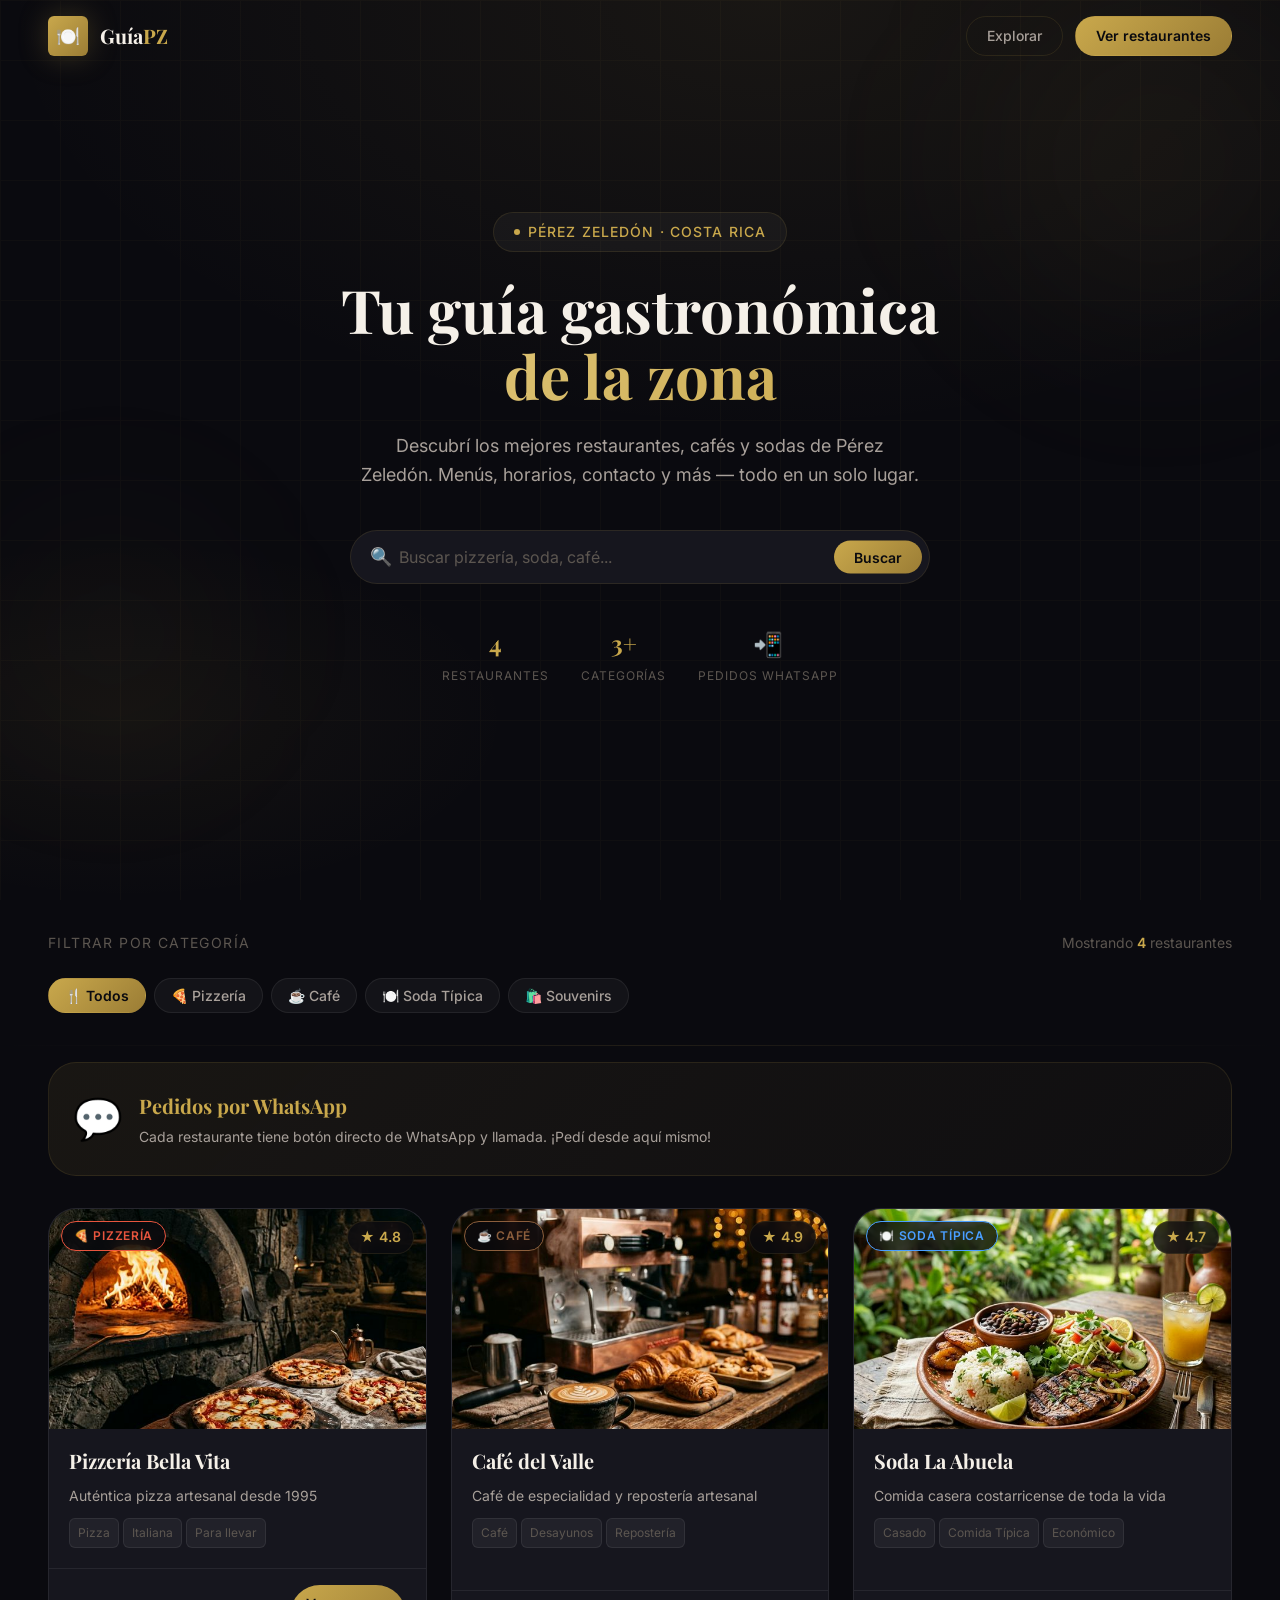
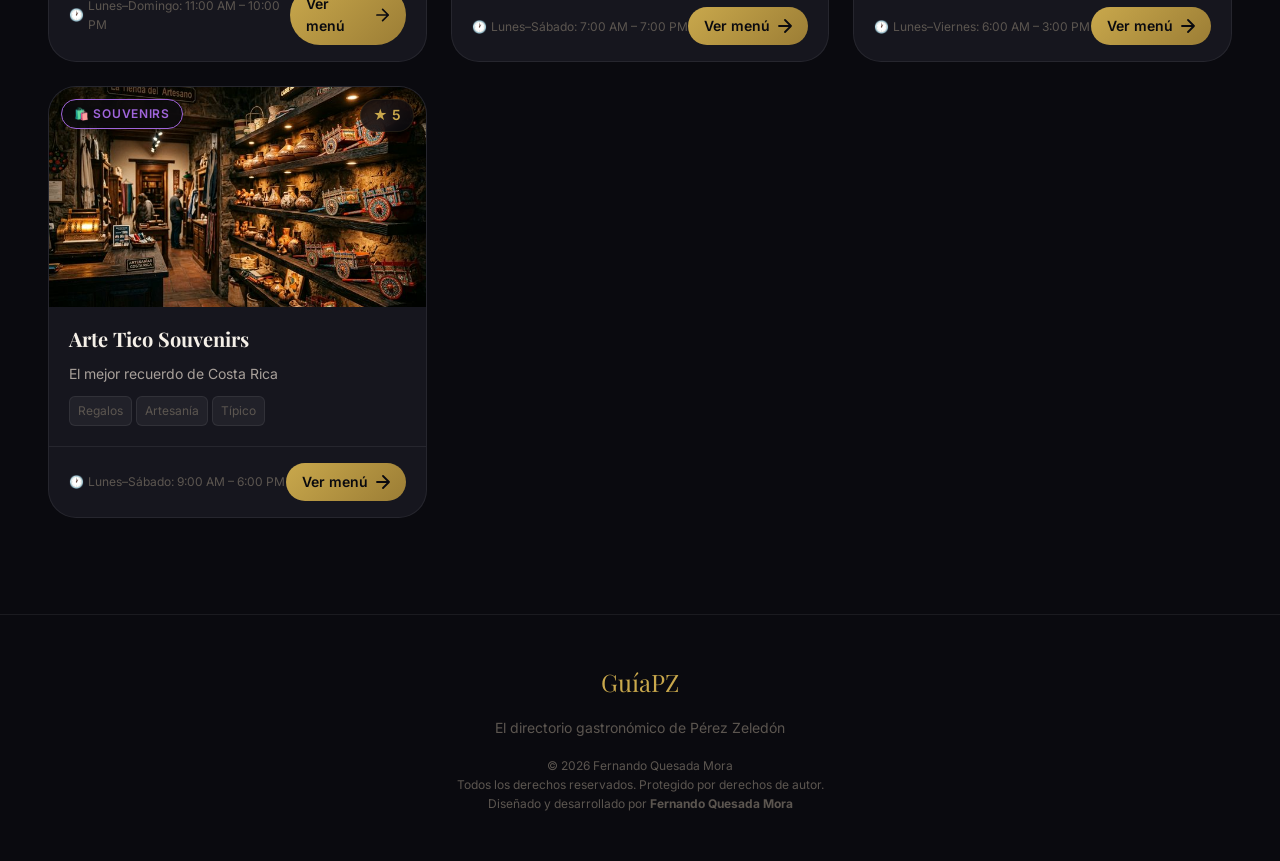
<file: index.html>
<!doctype html>
<html lang="es">
  <head>
    <meta charset="UTF-8" />
    <meta name="viewport" content="width=device-width, initial-scale=1.0" />
    <meta
      name="description"
      content="Descubrí los mejores restaurantes de Pérez Zeledón. Menús, horarios, teléfonos y más en un solo lugar."
    />
    <meta property="og:title" content="Guía de Restaurantes · Pérez Zeledón" />
    <meta
      property="og:description"
      content="El catálogo completo de restaurantes de la región. Encontrá tu próxima experiencia gastronómica."
    />
    <meta property="og:type" content="website" />
    <title>Guía de Restaurantes · Pérez Zeledón</title>
    <link
      rel="icon"
      href="data:image/svg+xml,<svg xmlns='http://www.w3.org/2000/svg' viewBox='0 0 100 100'><text y='.9em' font-size='90'>🍽️</text></svg>"
    />
    <link rel="stylesheet" href="css/main.css" />
  </head>
  <body>
    <!-- ── Navigation ──────────────────────────────────────── -->
    <nav class="navbar" role="navigation" aria-label="Navegación principal">
      <div class="container navbar__inner">
        <a
          class="navbar__brand"
          href="index.html"
          aria-label="Inicio — Guía de Restaurantes"
        >
          <div class="navbar__logo-icon" aria-hidden="true">🍽️</div>
          <span class="navbar__brand-name"> Guía<span>PZ</span> </span>
        </a>
        <div class="navbar__actions">
          <a class="btn-nav" href="#catalogSection">Explorar</a>
          <a class="btn-nav btn-nav--gold" href="#catalogSection"
            >Ver restaurantes</a
          >
        </div>
      </div>
    </nav>

    <!-- ── Hero ──────────────────────────────────────────── -->
    <header class="hero" role="banner">
      <div class="hero__bg" aria-hidden="true"></div>
      <div class="hero__grid-lines" aria-hidden="true"></div>
      <div class="orb orb--gold" aria-hidden="true"></div>
      <div class="orb orb--gold-2" aria-hidden="true"></div>

      <div class="hero__content">
        <p class="hero__eyebrow">Pérez Zeledón · Costa Rica</p>

        <h1 class="hero__title">
          Tu guía gastronómica
          <span class="line-accent">de la zona</span>
        </h1>

        <p class="hero__subtitle">
          Descubrí los mejores restaurantes, cafés y sodas de Pérez Zeledón.
          Menús, horarios, contacto y más — todo en un solo lugar.
        </p>

        <!-- Search Bar -->
        <div class="hero__search" role="search">
          <span class="hero__search-icon" aria-hidden="true">🔍</span>
          <label for="searchInput" class="sr-only">Buscar restaurante</label>
          <input
            type="search"
            id="searchInput"
            name="search"
            placeholder="Buscar pizzería, soda, café..."
            autocomplete="off"
            aria-label="Buscar restaurante por nombre o tipo"
          />
          <button class="hero__search-btn" id="searchBtn" aria-label="Buscar">
            Buscar
          </button>
        </div>

        <!-- Stats -->
        <div class="hero__stats" aria-label="Estadísticas">
          <div class="hero__stat">
            <span class="hero__stat-value" id="statTotal">0</span>
            <span class="hero__stat-label">Restaurantes</span>
          </div>
          <div class="hero__stat">
            <span class="hero__stat-value">3+</span>
            <span class="hero__stat-label">Categorías</span>
          </div>
          <div class="hero__stat">
            <span class="hero__stat-value">📲</span>
            <span class="hero__stat-label">Pedidos WhatsApp</span>
          </div>
        </div>
      </div>
    </header>

    <!-- ── Main Content ───────────────────────────────────── -->
    <main id="main-content" role="main">
      <!-- Filters Section -->
      <section
        class="filters-section"
        aria-label="Filtros de categoría"
        id="catalogSection"
      >
        <div class="container">
          <div class="filters__header">
            <p class="filters__title">Filtrar por categoría</p>
            <p class="filters__count">
              Mostrando <span id="resultCount">0</span> restaurantes
            </p>
          </div>
          <div
            class="filters__chips"
            id="filterChips"
            role="group"
            aria-label="Categorías de restaurantes"
          >
            <!-- Populated by catalog.js -->
          </div>
        </div>
      </section>

      <div class="section-divider" aria-hidden="true"></div>

      <!-- Featured Banner -->
      <section class="container" aria-label="Información destacada">
        <div class="featured-banner">
          <div class="featured-banner__icon" aria-hidden="true">💬</div>
          <div class="featured-banner__text">
            <strong>Pedidos por WhatsApp</strong>
            <p>
              Cada restaurante tiene botón directo de WhatsApp y llamada. ¡Pedí
              desde aquí mismo!
            </p>
          </div>
        </div>
      </section>

      <!-- Catalog Grid -->
      <section class="catalog-section" aria-label="Catálogo de restaurantes">
        <div class="container">
          <div
            class="catalog-grid"
            id="catalogGrid"
            role="list"
            aria-label="Lista de restaurantes"
          >
            <!-- Populated by catalog.js -->
          </div>
          <div
            class="no-results"
            id="noResults"
            role="status"
            aria-live="polite"
          >
            <div class="no-results__icon" aria-hidden="true">🔍</div>
            <p class="no-results__title">Sin resultados</p>
            <p>Intentá con otra búsqueda o categoría.</p>
          </div>
        </div>
      </section>
    </main>

    <!-- ── Footer ─────────────────────────────────────────── -->
    <footer class="site-footer" role="contentinfo">
      <div class="container">
        <p class="site-footer__logo">GuíaPZ</p>
        <p class="site-footer__tagline">
          El directorio gastronómico de Pérez Zeledón
        </p>
        <p class="site-footer__copy">
          © <span id="footerYear"></span> Fernando Quesada Mora
          <br />
          Todos los derechos reservados. Protegido por derechos de autor.
          <br />
          Diseñado y desarrollado por <strong>Fernando Quesada Mora</strong>
        </p>
      </div>
    </footer>

    <!-- ── Scripts ────────────────────────────────────────── -->
    <script src="data/restaurants.js"></script>
    <script src="js/catalog.js"></script>
    <script>
      // Set current year in footer
      document.getElementById("footerYear").textContent =
        new Date().getFullYear();
    </script>
  </body>
</html>
</file>
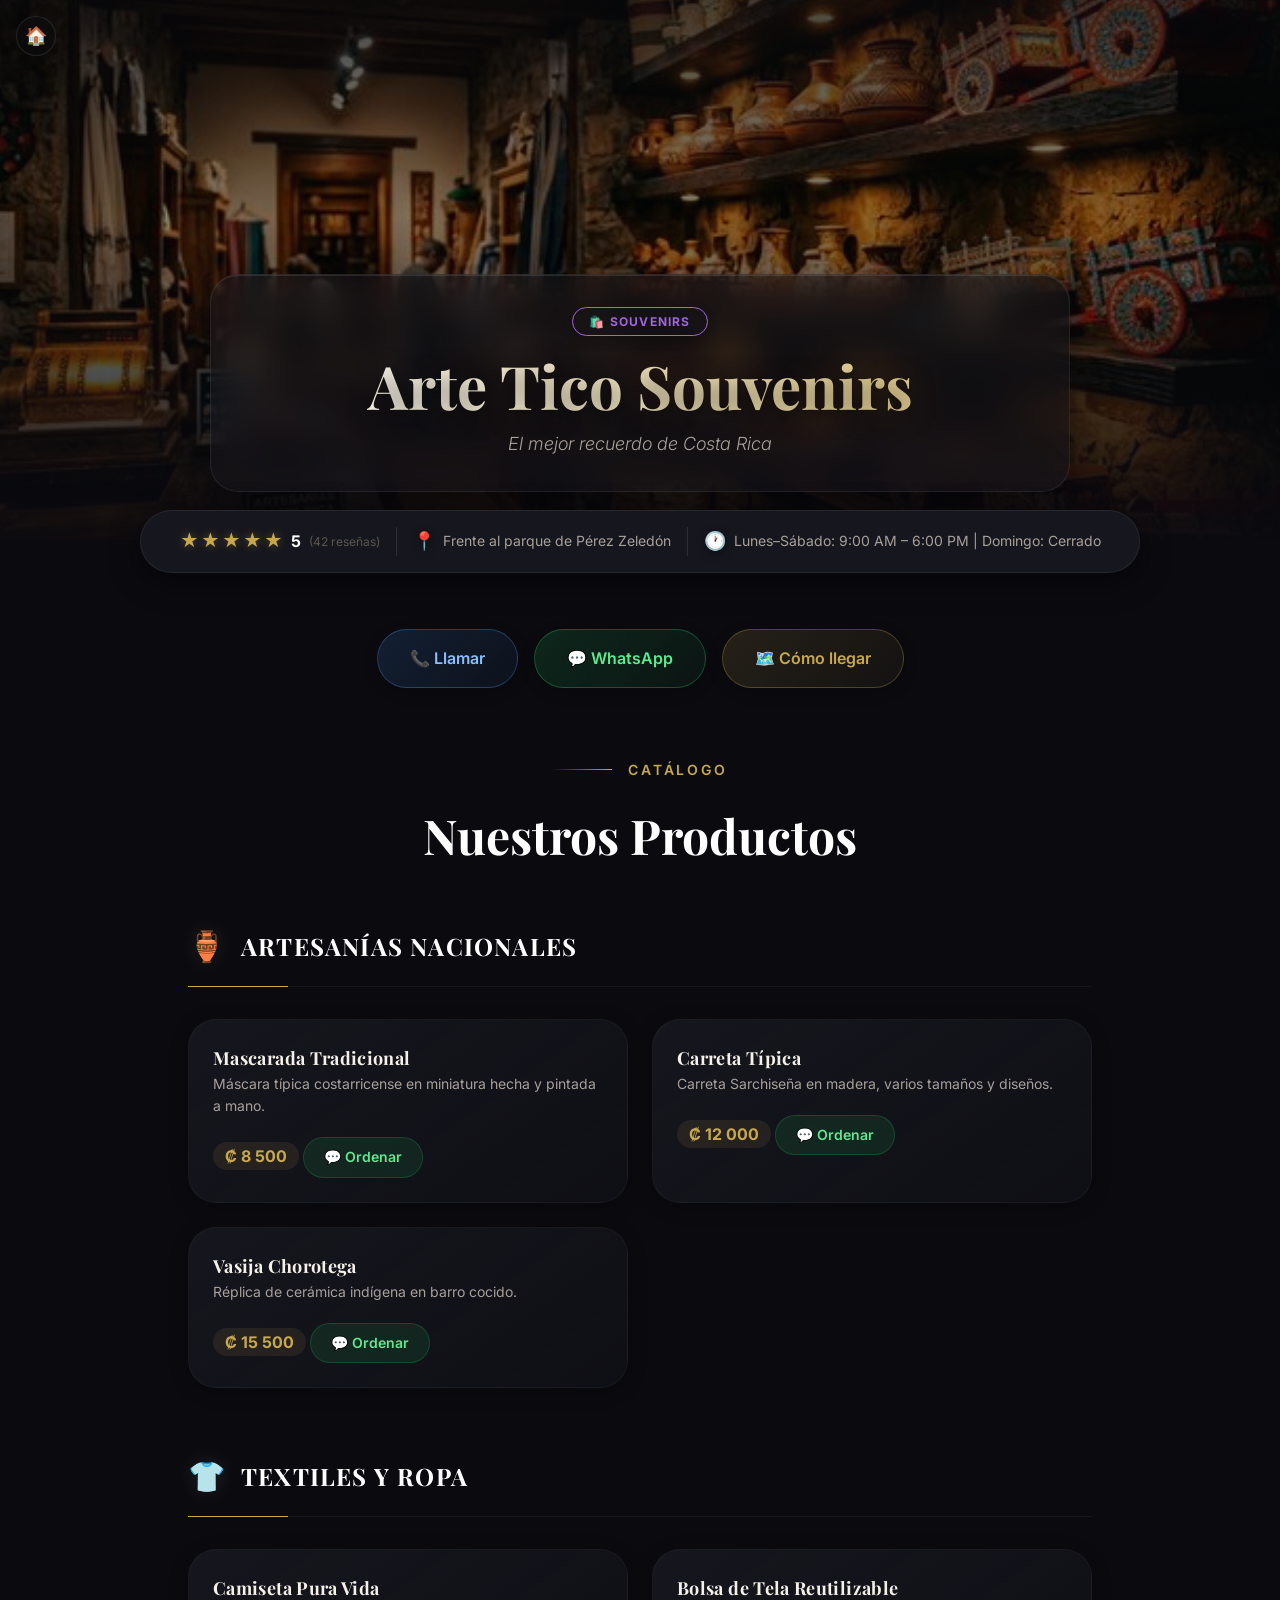
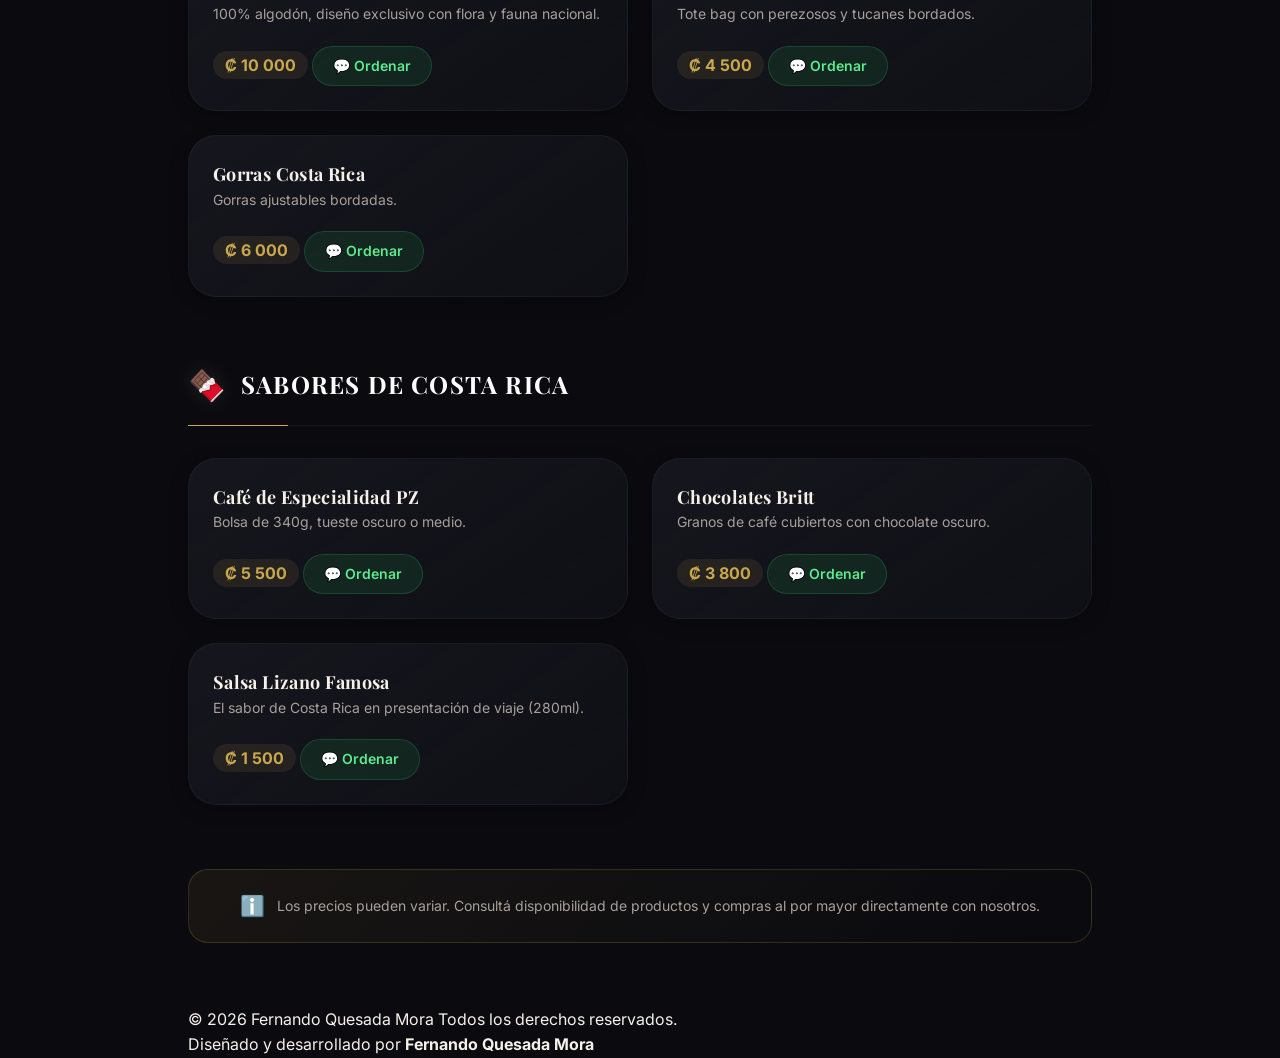
<file: arte-tico-souvenirs/index.html>
<!doctype html>
<html lang="es">
  <head>
    <meta charset="UTF-8" />
    <meta name="viewport" content="width=device-width, initial-scale=1.0" />
    <meta name="description" content="" />
    <!-- set by restaurant.js -->
    <meta property="og:type" content="website" />
    <title>Arte Tico Souvenirs | Guía de Restaurantes PZ</title>
    <link
      rel="icon"
      href="data:image/svg+xml,<svg xmlns='http://www.w3.org/2000/svg' viewBox='0 0 100 100'><text y='.9em' font-size='90'>🛍️</text></svg>"
    />
    <link rel="stylesheet" href="../css/restaurant.css" />

    <script>
      window.PAGE_DATA = { restaurantId: "arte-tico-souvenirs" };
    </script>
  </head>
  <body>
    <a
      href="../index.html"
      class="back-btn"
      aria-label="Ir a la página principal"
    >
      <span aria-hidden="true">🏠</span>
    </a>

    <header class="restaurant-cover" role="banner">
      <div id="coverBg"></div>
      <div class="restaurant-cover__overlay" aria-hidden="true"></div>
      <div class="restaurant-cover__content">
        <span class="restaurant-cover__category" id="coverCategory"></span>
        <h1 class="restaurant-cover__name" id="coverName"></h1>
        <p class="restaurant-cover__tagline" id="coverTagline"></p>
      </div>
    </header>

    <div
      class="info-strip"
      role="complementary"
      aria-label="Información de la tienda"
    >
      <div class="container">
        <div class="info-strip__rating info-strip__item" id="infoRating"></div>
        <div class="info-strip__item" id="infoAddress"></div>
        <div class="info-strip__item" id="infoSchedule"></div>
      </div>
    </div>

    <main class="container" id="main-content" role="main">
      <div
        class="action-btns-desktop"
        id="desktopActions"
        aria-label="Acciones de contacto"
      ></div>

      <section class="menu-section" aria-label="Catálogo de productos">
        <div class="menu-section__header">
          <div class="section-label">
            <span class="section-label__line" aria-hidden="true"></span>
            <span class="section-label__text">Catálogo</span>
          </div>
          <h2 class="menu-section__title">Nuestros Productos</h2>
        </div>
        <div id="menuContainer"></div>
        <div class="menu-note" role="note">
          <span aria-hidden="true">ℹ️</span>
          <span
            >Los precios pueden variar. Consultá disponibilidad de productos y
            compras al por mayor directamente con nosotros.</span
          >
        </div>
      </section>
    </main>

    <div class="fab-bar" role="complementary" aria-label="Contacto rápido">
      <a
        class="fab-btn fab-btn--call"
        id="fabCall"
        aria-label="Llamar a la tienda"
        >📞 Llamar</a
      >
      <a
        class="fab-btn fab-btn--whatsapp"
        id="fabWhatsApp"
        target="_blank"
        rel="noopener"
        aria-label="Contactar por WhatsApp"
        >💬 WhatsApp</a
      >
    </div>

    <!-- Main Footer -->
    <footer class="site-footer" role="contentinfo">
      <div class="container">
        <p class="site-footer__copy">
          © <span id="footerYear"></span> Fernando Quesada Mora Todos los
          derechos reservados.<br />
          Diseñado y desarrollado por <strong>Fernando Quesada Mora</strong>
        </p>
      </div>
    </footer>

    <script src="../data/restaurants.js"></script>
    <script src="../js/restaurant.js"></script>
    <script>
      const yearSpan = document.getElementById("footerYear");
      if (yearSpan) yearSpan.textContent = new Date().getFullYear();
    </script>
  </body>
</html>
</file>
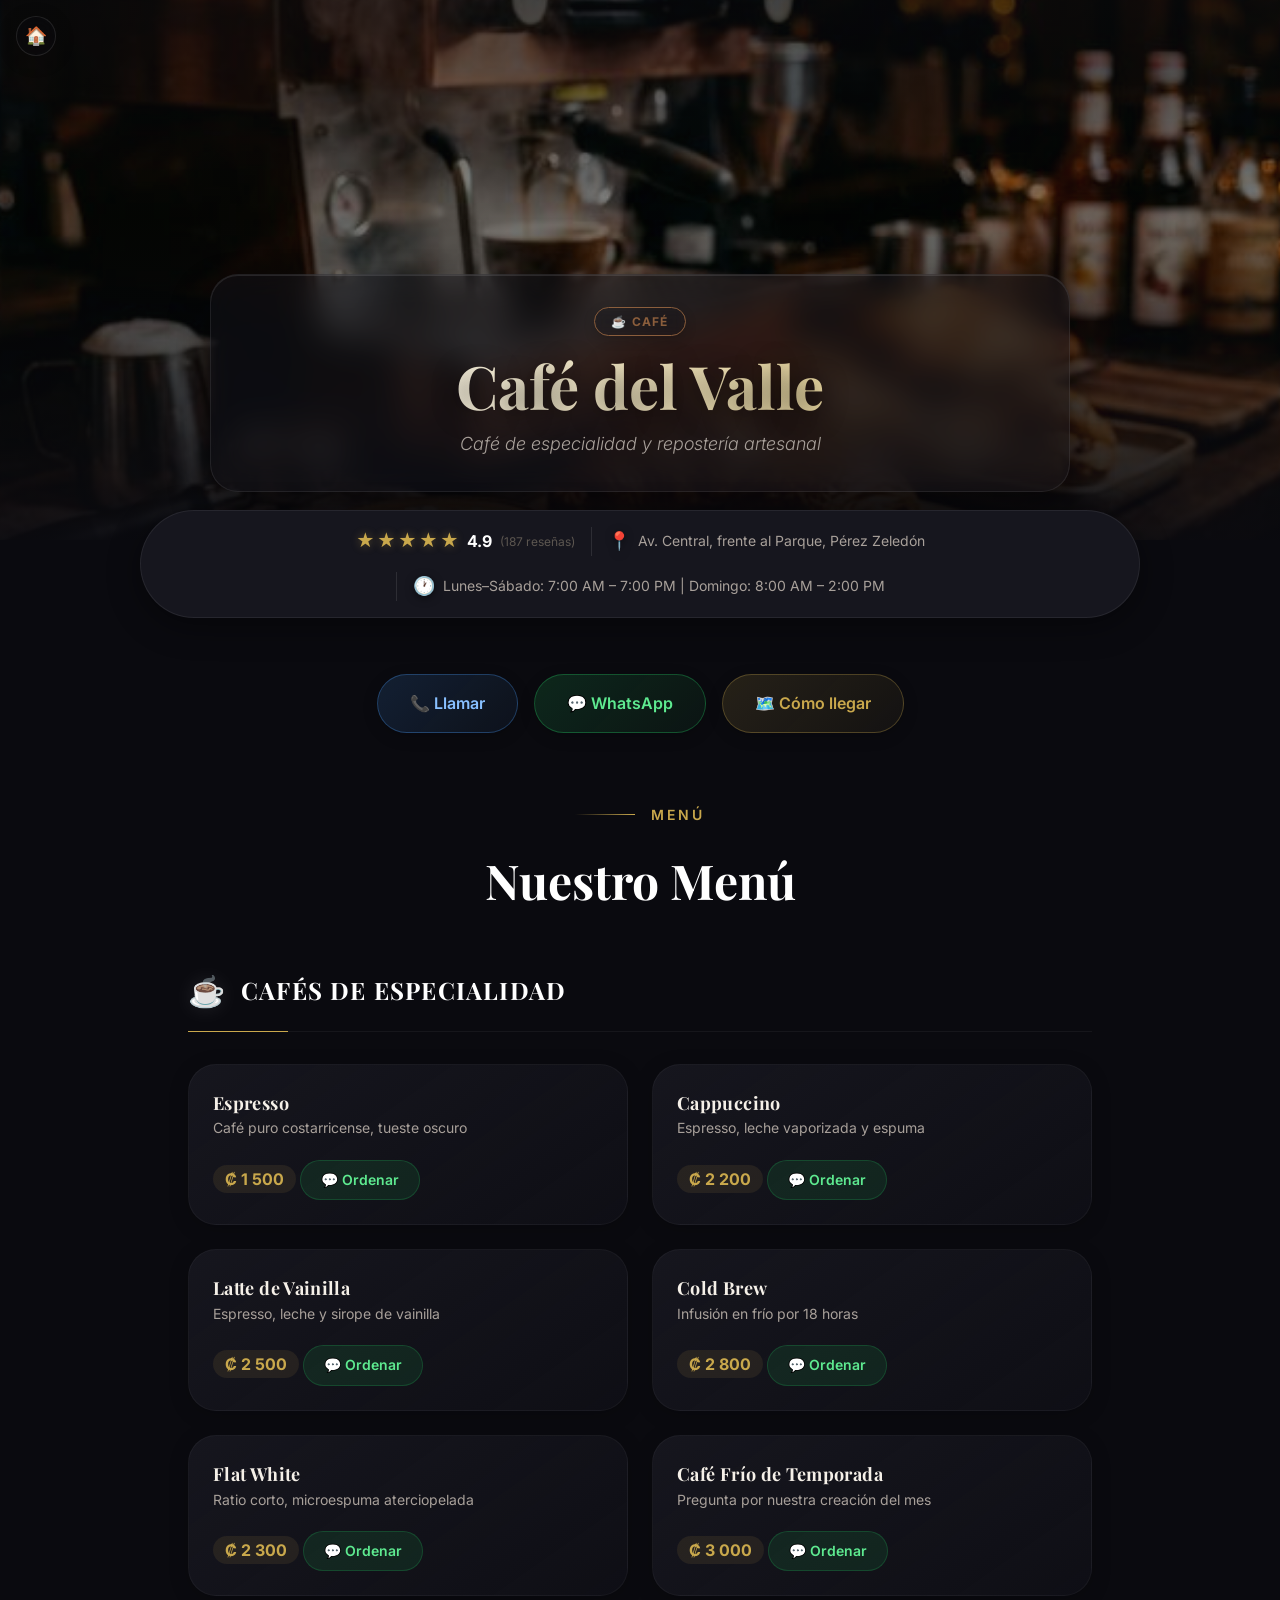
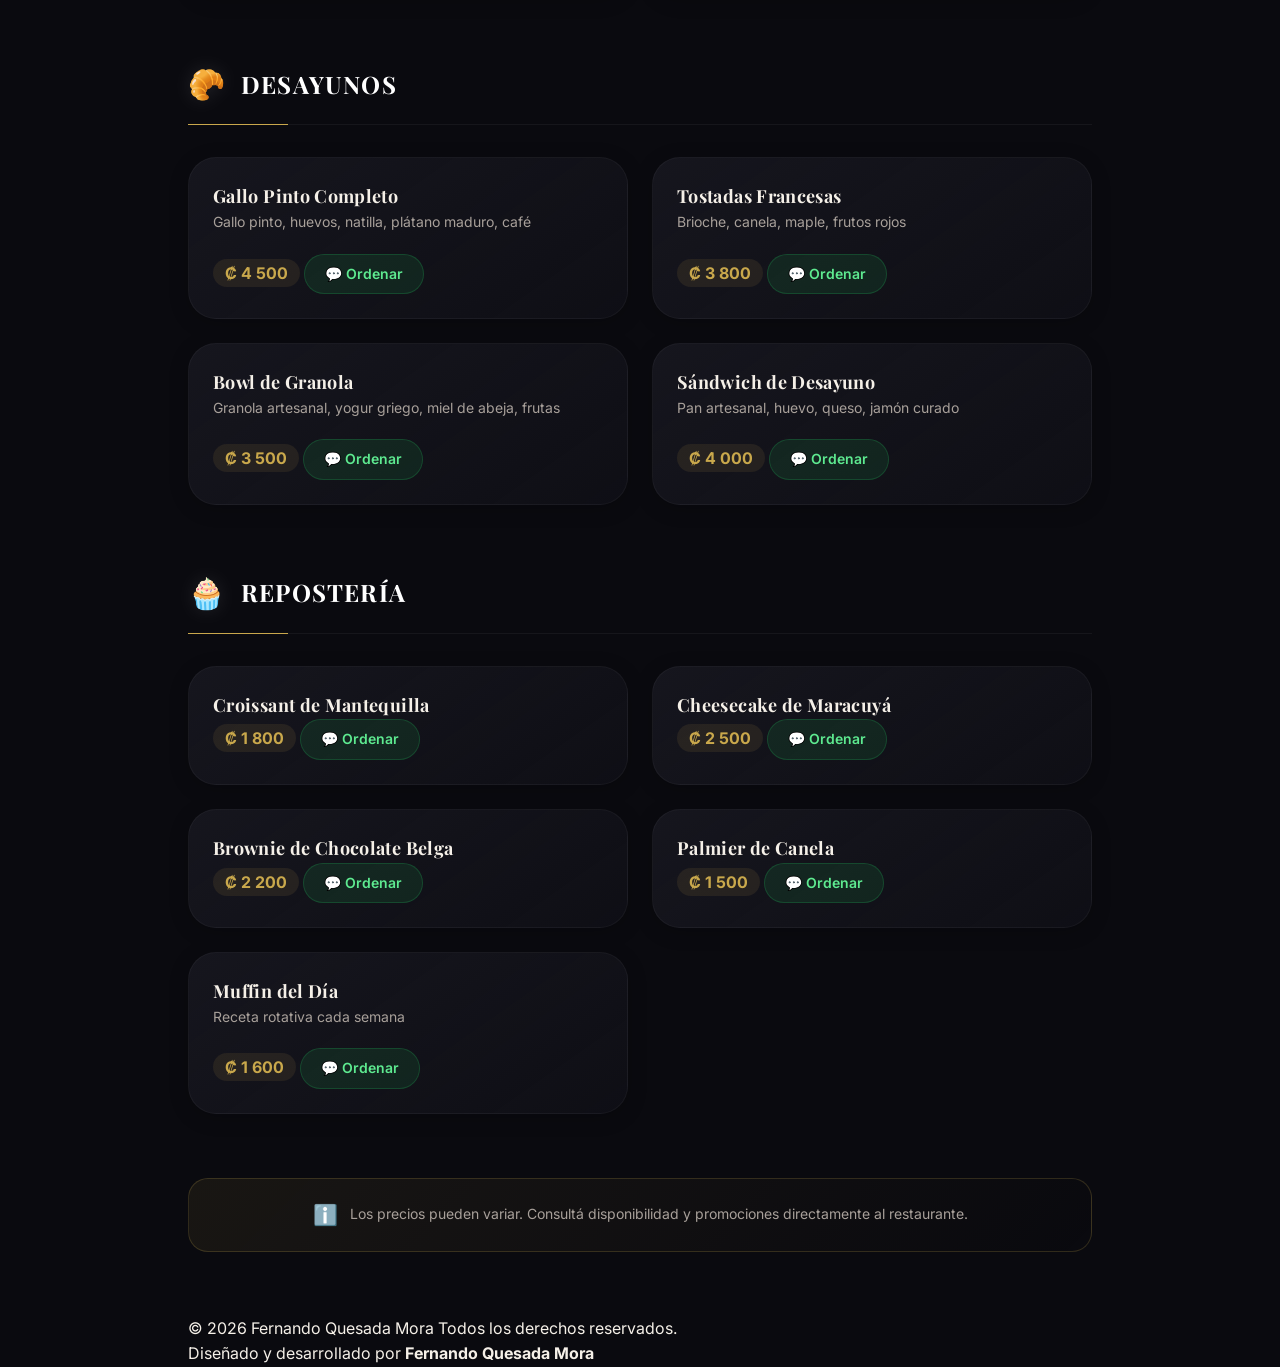
<file: cafe-del-valle/index.html>
<!doctype html>
<html lang="es">
  <head>
    <meta charset="UTF-8" />
    <meta name="viewport" content="width=device-width, initial-scale=1.0" />
    <meta name="description" content="" />
    <!-- set by restaurant.js -->
    <meta property="og:type" content="website" />
    <title>Café del Valle | Guía de Restaurantes PZ</title>
    <link
      rel="icon"
      href="data:image/svg+xml,<svg xmlns='http://www.w3.org/2000/svg' viewBox='0 0 100 100'><text y='.9em' font-size='90'>☕</text></svg>"
    />
    <link rel="stylesheet" href="../css/restaurant.css" />

    <script>
      window.PAGE_DATA = { restaurantId: "cafe-del-valle" };
    </script>
  </head>
  <body>
    <a
      href="../index.html"
      class="back-btn"
      aria-label="Ir a la página principal"
    >
      <span aria-hidden="true">🏠</span>
    </a>

    <header class="restaurant-cover" role="banner">
      <div id="coverBg"></div>
      <div class="restaurant-cover__overlay" aria-hidden="true"></div>
      <div class="restaurant-cover__content">
        <span class="restaurant-cover__category" id="coverCategory"></span>
        <h1 class="restaurant-cover__name" id="coverName"></h1>
        <p class="restaurant-cover__tagline" id="coverTagline"></p>
      </div>
    </header>

    <div
      class="info-strip"
      role="complementary"
      aria-label="Información del restaurante"
    >
      <div class="container">
        <div class="info-strip__rating info-strip__item" id="infoRating"></div>
        <div class="info-strip__item" id="infoAddress"></div>
        <div class="info-strip__item" id="infoSchedule"></div>
      </div>
    </div>

    <main class="container" id="main-content" role="main">
      <div
        class="action-btns-desktop"
        id="desktopActions"
        aria-label="Acciones de contacto"
      ></div>

      <section class="menu-section" aria-label="Menú del restaurante">
        <div class="menu-section__header">
          <div class="section-label">
            <span class="section-label__line" aria-hidden="true"></span>
            <span class="section-label__text">Menú</span>
          </div>
          <h2 class="menu-section__title">Nuestro Menú</h2>
        </div>
        <div id="menuContainer"></div>
        <div class="menu-note" role="note">
          <span aria-hidden="true">ℹ️</span>
          <span
            >Los precios pueden variar. Consultá disponibilidad y promociones
            directamente al restaurante.</span
          >
        </div>
      </section>
    </main>

    <div class="fab-bar" role="complementary" aria-label="Contacto rápido">
      <a
        class="fab-btn fab-btn--call"
        id="fabCall"
        aria-label="Llamar al restaurante"
        >📞 Llamar</a
      >
      <a
        class="fab-btn fab-btn--whatsapp"
        id="fabWhatsApp"
        target="_blank"
        rel="noopener"
        aria-label="Contactar por WhatsApp"
        >💬 WhatsApp</a
      >
    </div>

    <!-- Main Footer -->
    <footer class="site-footer" role="contentinfo">
      <div class="container">
        <p class="site-footer__copy">
          © <span id="footerYear"></span> Fernando Quesada Mora Todos los
          derechos reservados.<br />
          Diseñado y desarrollado por <strong>Fernando Quesada Mora</strong>
        </p>
      </div>
    </footer>

    <script src="../data/restaurants.js"></script>
    <script src="../js/restaurant.js"></script>
    <script>
      const yearSpan = document.getElementById("footerYear");
      if (yearSpan) yearSpan.textContent = new Date().getFullYear();
    </script>
  </body>
</html>
</file>
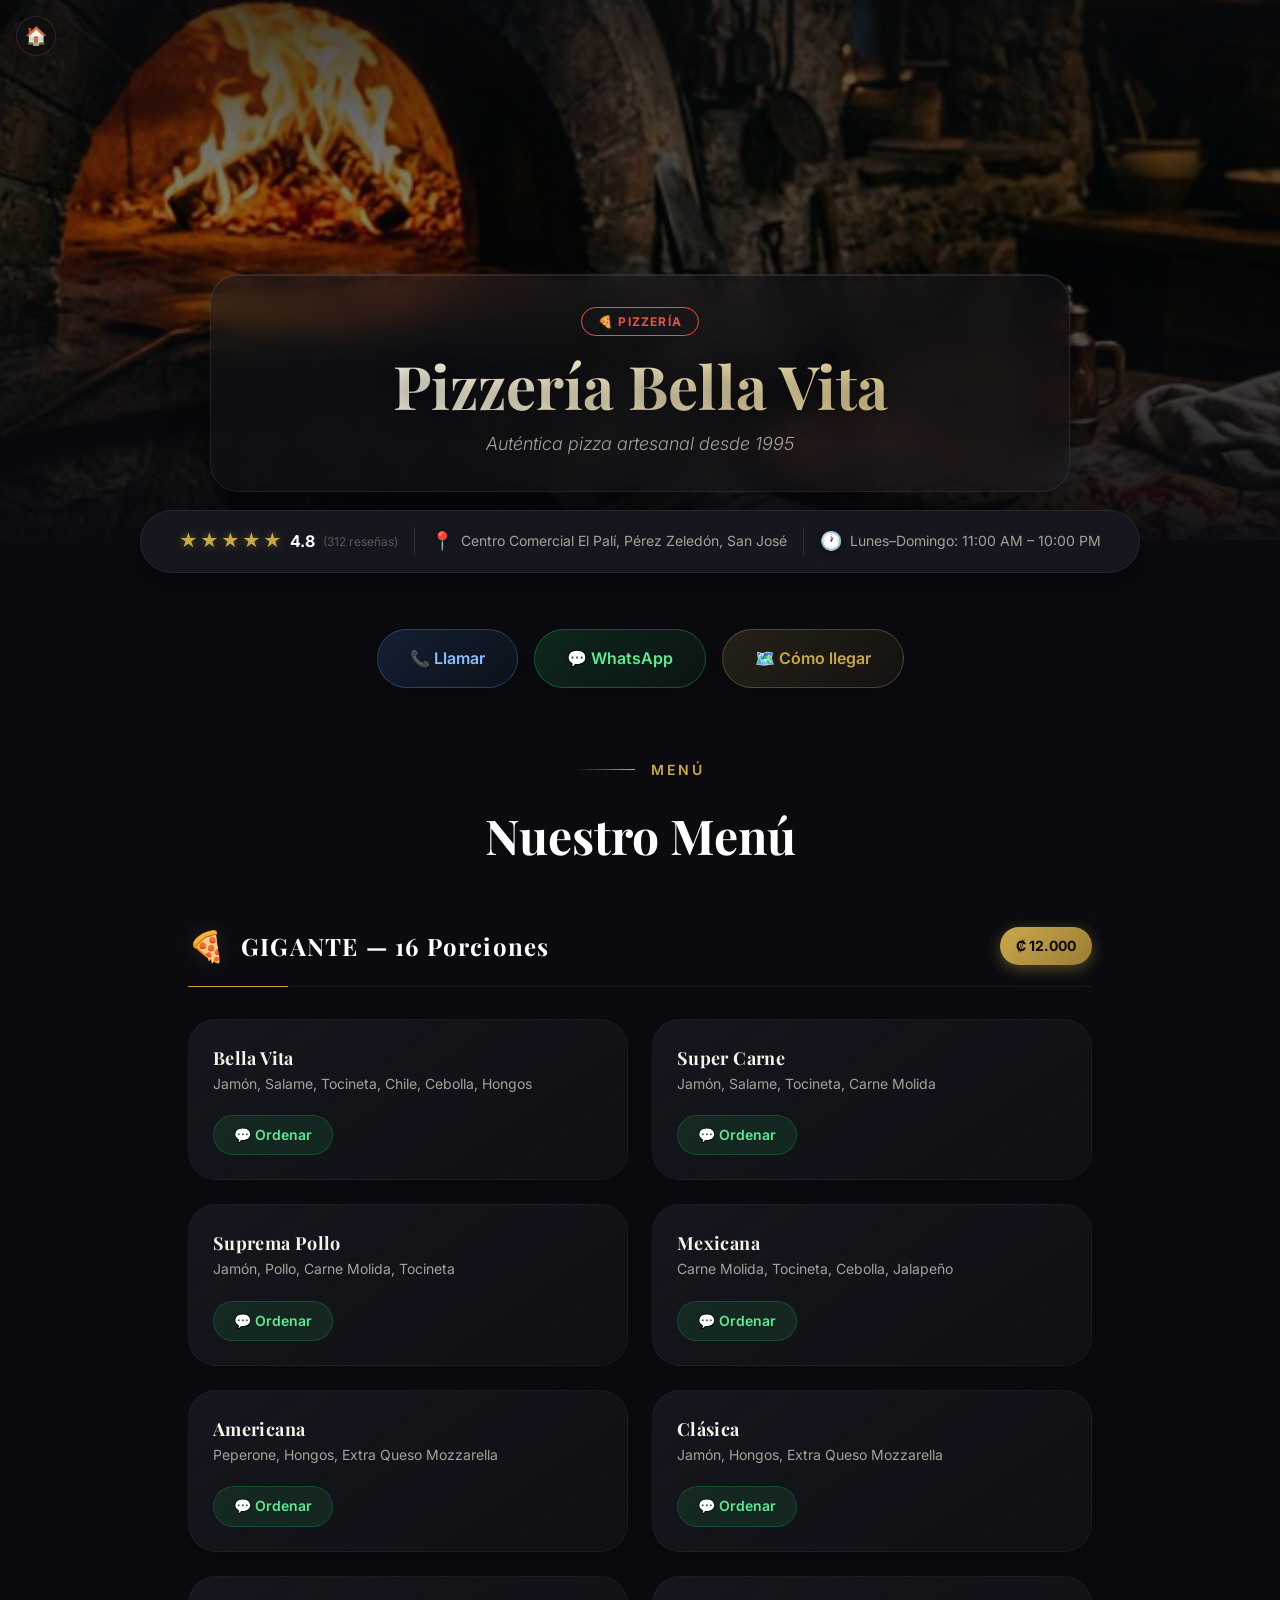
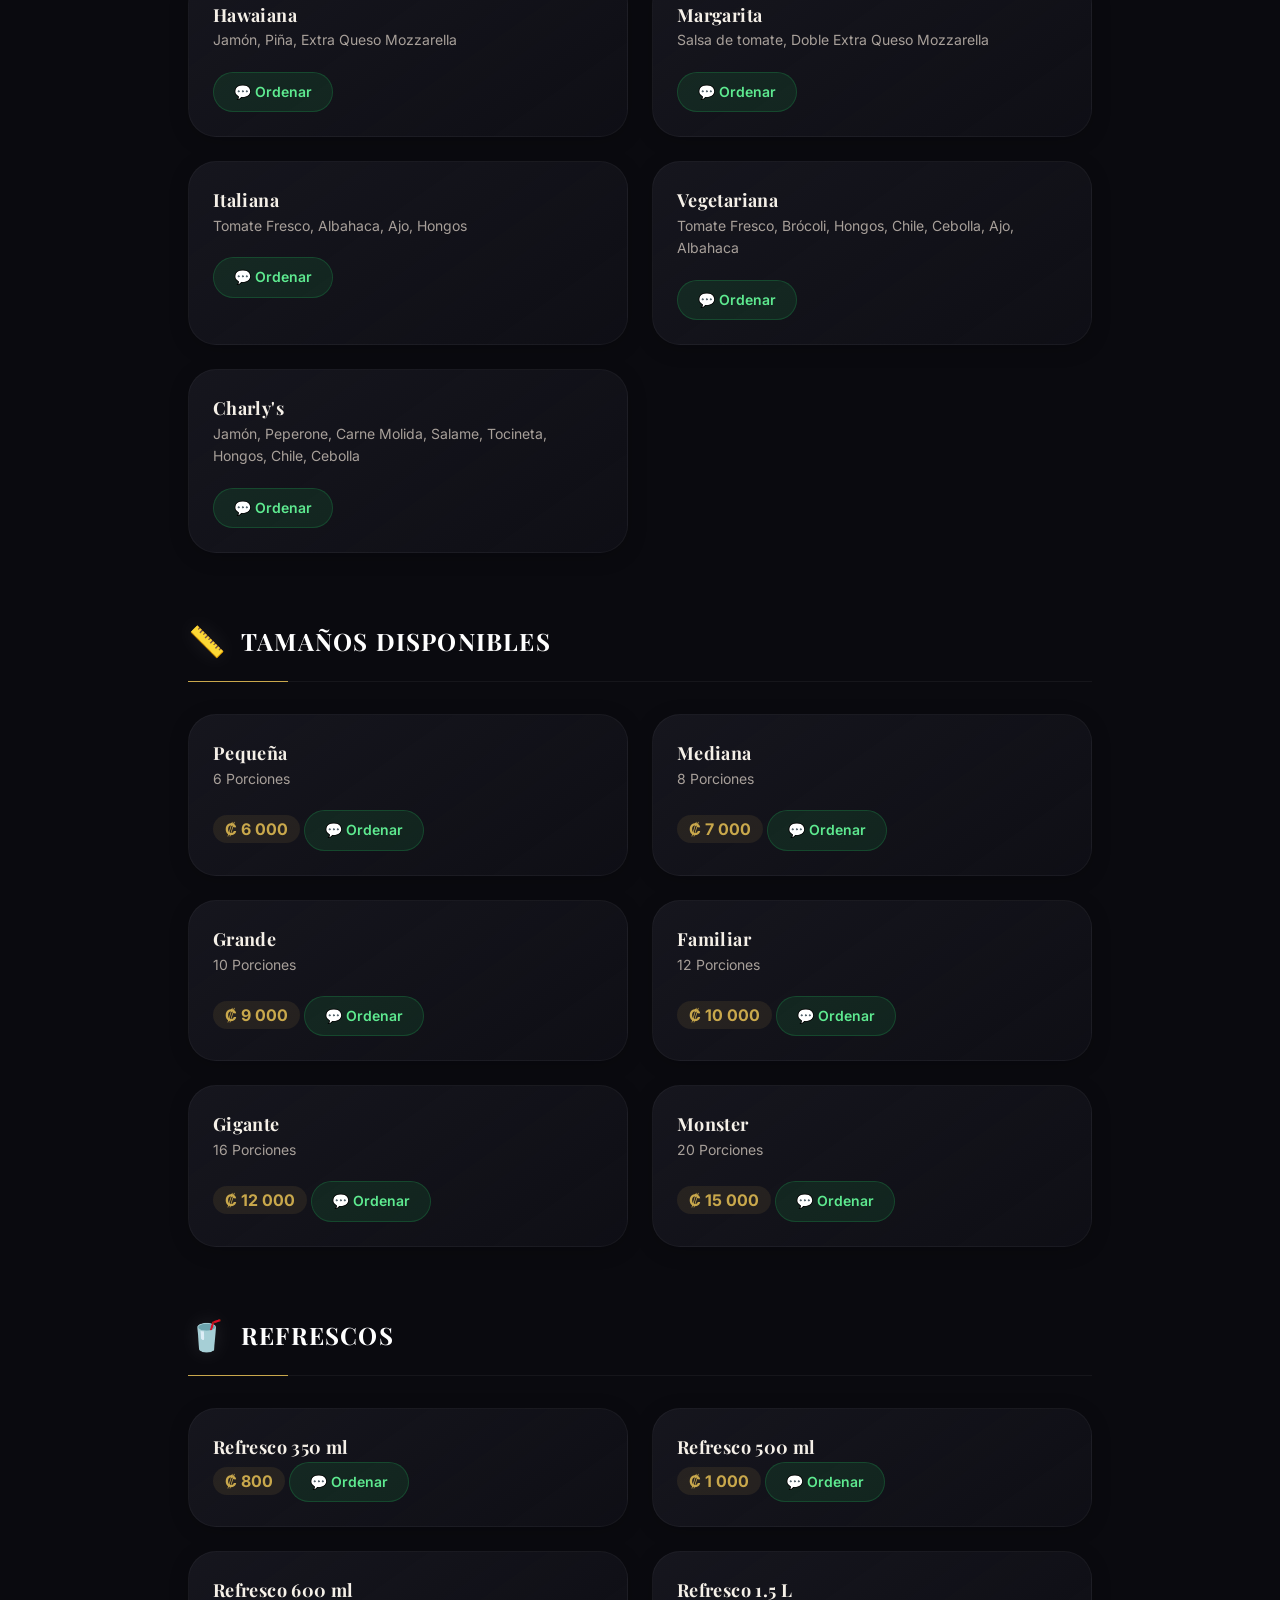
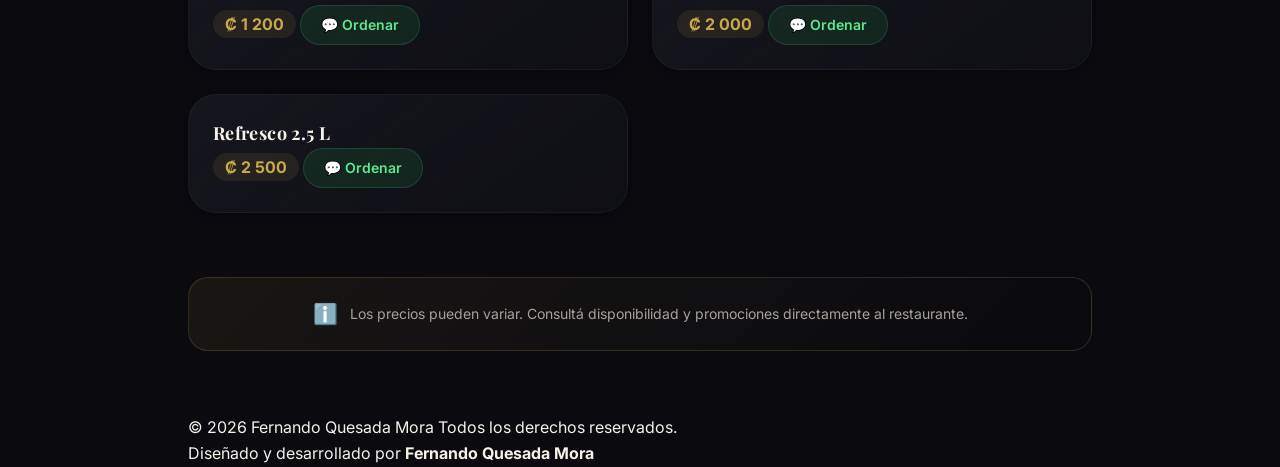
<file: pizzeria-bella-vita/index.html>
<!doctype html>
<html lang="es">
  <head>
    <meta charset="UTF-8" />
    <meta name="viewport" content="width=device-width, initial-scale=1.0" />
    <meta name="description" content="" />
    <!-- set by restaurant.js -->
    <meta property="og:type" content="website" />
    <title>Pizzería Bella Vita | Guía de Restaurantes PZ</title>
    <link
      rel="icon"
      href="data:image/svg+xml,<svg xmlns='http://www.w3.org/2000/svg' viewBox='0 0 100 100'><text y='.9em' font-size='90'>🍕</text></svg>"
    />
    <link rel="stylesheet" href="../css/restaurant.css" />

    <!-- Page config — picked up by restaurant.js -->
    <script>
      window.PAGE_DATA = { restaurantId: "pizzeria-bella-vita" };
    </script>
  </head>
  <body>
    <!-- Back Button -->
    <a
      href="../index.html"
      class="back-btn"
      aria-label="Ir a la página principal"
    >
      <span aria-hidden="true">🏠</span>
    </a>

    <!-- Cover Header -->
    <header class="restaurant-cover" role="banner">
      <div id="coverBg"><!-- populated by restaurant.js --></div>
      <div class="restaurant-cover__overlay" aria-hidden="true"></div>
      <div class="restaurant-cover__content">
        <span class="restaurant-cover__category" id="coverCategory"></span>
        <h1 class="restaurant-cover__name" id="coverName"></h1>
        <p class="restaurant-cover__tagline" id="coverTagline"></p>
      </div>
    </header>

    <!-- Info Strip -->
    <div
      class="info-strip"
      role="complementary"
      aria-label="Información del restaurante"
    >
      <div class="container">
        <div
          class="info-strip__rating info-strip__item"
          id="infoRating"
          aria-label="Calificación"
        ></div>
        <div
          class="info-strip__item"
          id="infoAddress"
          aria-label="Dirección"
        ></div>
        <div
          class="info-strip__item"
          id="infoSchedule"
          aria-label="Horario"
        ></div>
      </div>
    </div>

    <!-- Main Content -->
    <main class="container" id="main-content" role="main">
      <!-- Desktop Action Buttons -->
      <div
        class="action-btns-desktop"
        id="desktopActions"
        aria-label="Acciones de contacto"
      >
        <!-- populated by restaurant.js -->
      </div>

      <!-- Menu Section -->
      <section class="menu-section" aria-label="Menú del restaurante">
        <div class="menu-section__header">
          <div class="section-label">
            <span class="section-label__line" aria-hidden="true"></span>
            <span class="section-label__text">Menú</span>
          </div>
          <h2 class="menu-section__title">Nuestro Menú</h2>
        </div>

        <div id="menuContainer">
          <!-- populated by restaurant.js -->
        </div>

        <div class="menu-note" role="note">
          <span aria-hidden="true">ℹ️</span>
          <span
            >Los precios pueden variar. Consultá disponibilidad y promociones
            directamente al restaurante.</span
          >
        </div>
      </section>
    </main>

    <!-- Mobile Floating Action Bar -->
    <div class="fab-bar" role="complementary" aria-label="Contacto rápido">
      <a
        class="fab-btn fab-btn--call"
        id="fabCall"
        aria-label="Llamar al restaurante"
      >
        📞 Llamar
      </a>
      <a
        class="fab-btn fab-btn--whatsapp"
        id="fabWhatsApp"
        target="_blank"
        rel="noopener"
        aria-label="Contactar por WhatsApp"
      >
        💬 WhatsApp
      </a>
    </div>

    <!-- Main Footer -->
    <footer class="site-footer" role="contentinfo">
      <div class="container">
        <p class="site-footer__copy">
          © <span id="footerYear"></span> Fernando Quesada Mora Todos los
          derechos reservados.<br />
          Diseñado y desarrollado por <strong>Fernando Quesada Mora</strong>
        </p>
      </div>
    </footer>

    <!-- Scripts -->
    <script src="../data/restaurants.js"></script>
    <script src="../js/restaurant.js"></script>
    <script>
      const yearSpan = document.getElementById("footerYear");
      if (yearSpan) yearSpan.textContent = new Date().getFullYear();
    </script>
  </body>
</html>
</file>
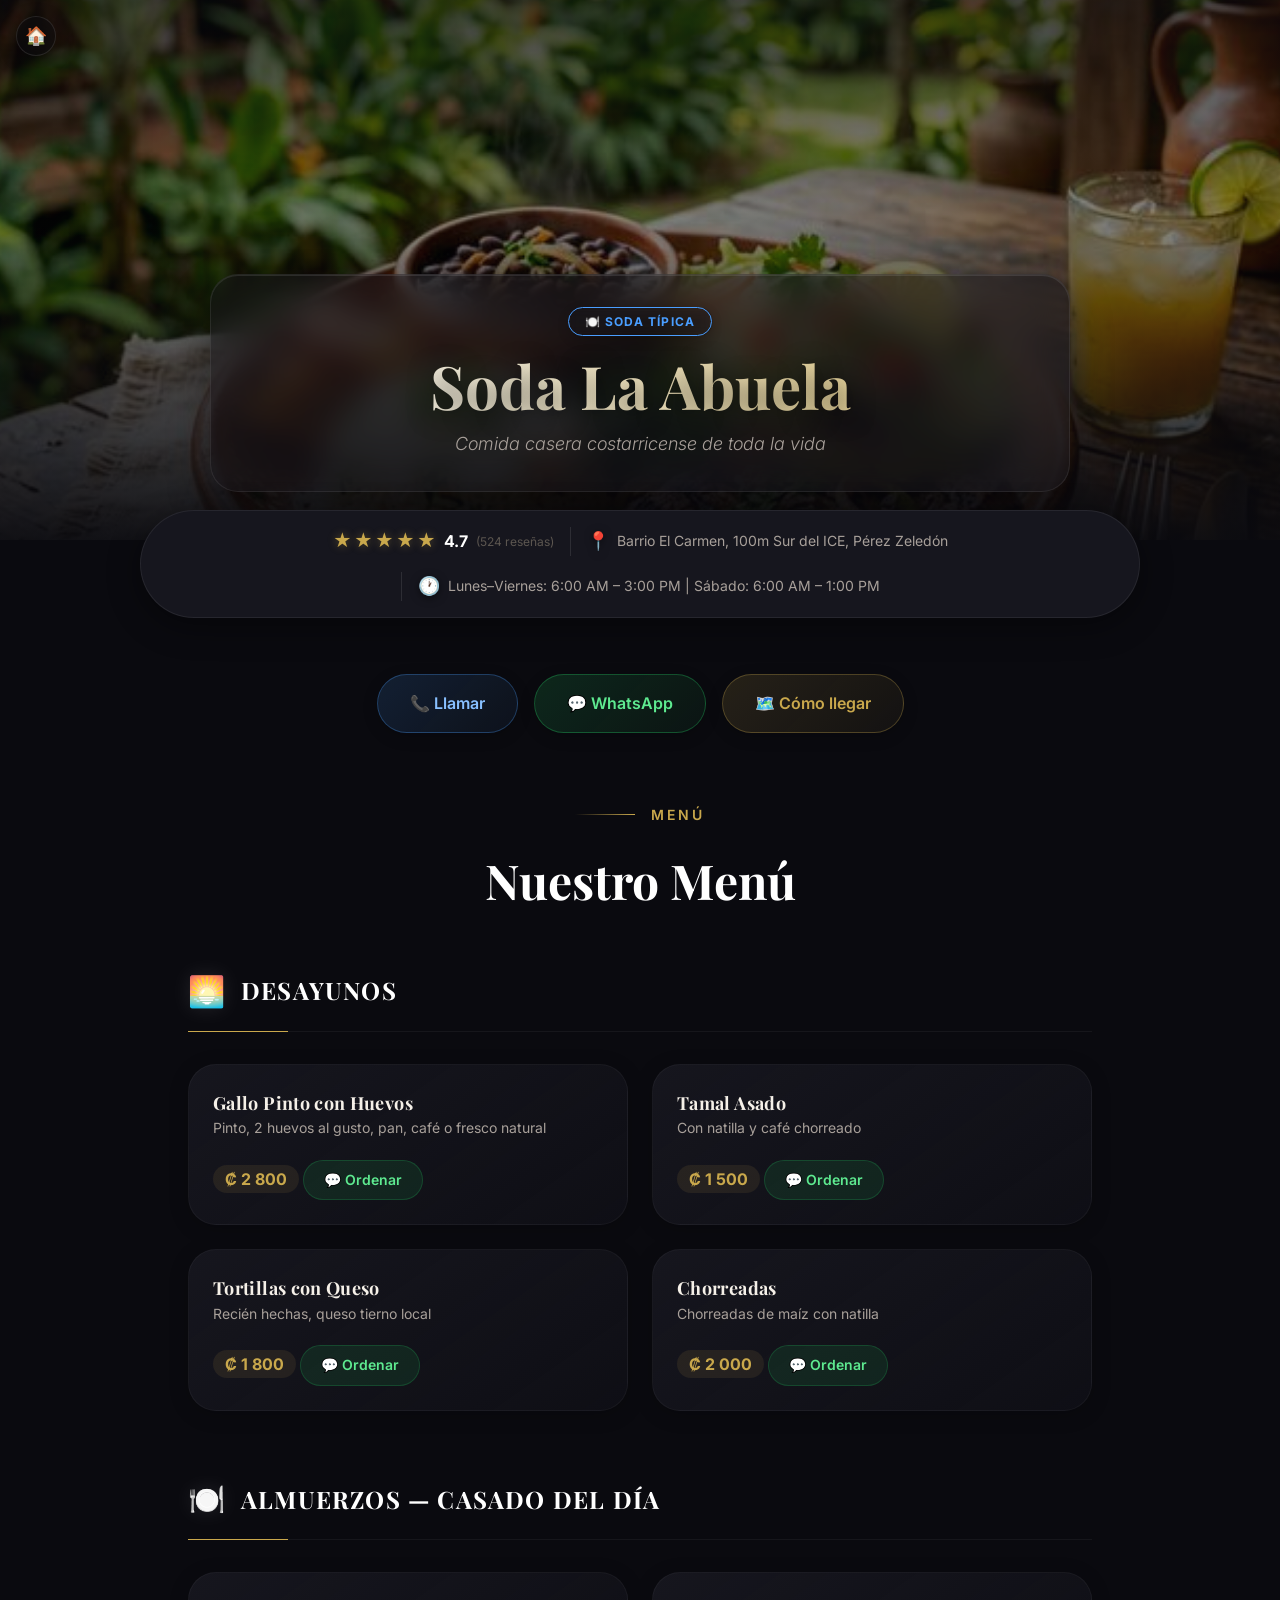
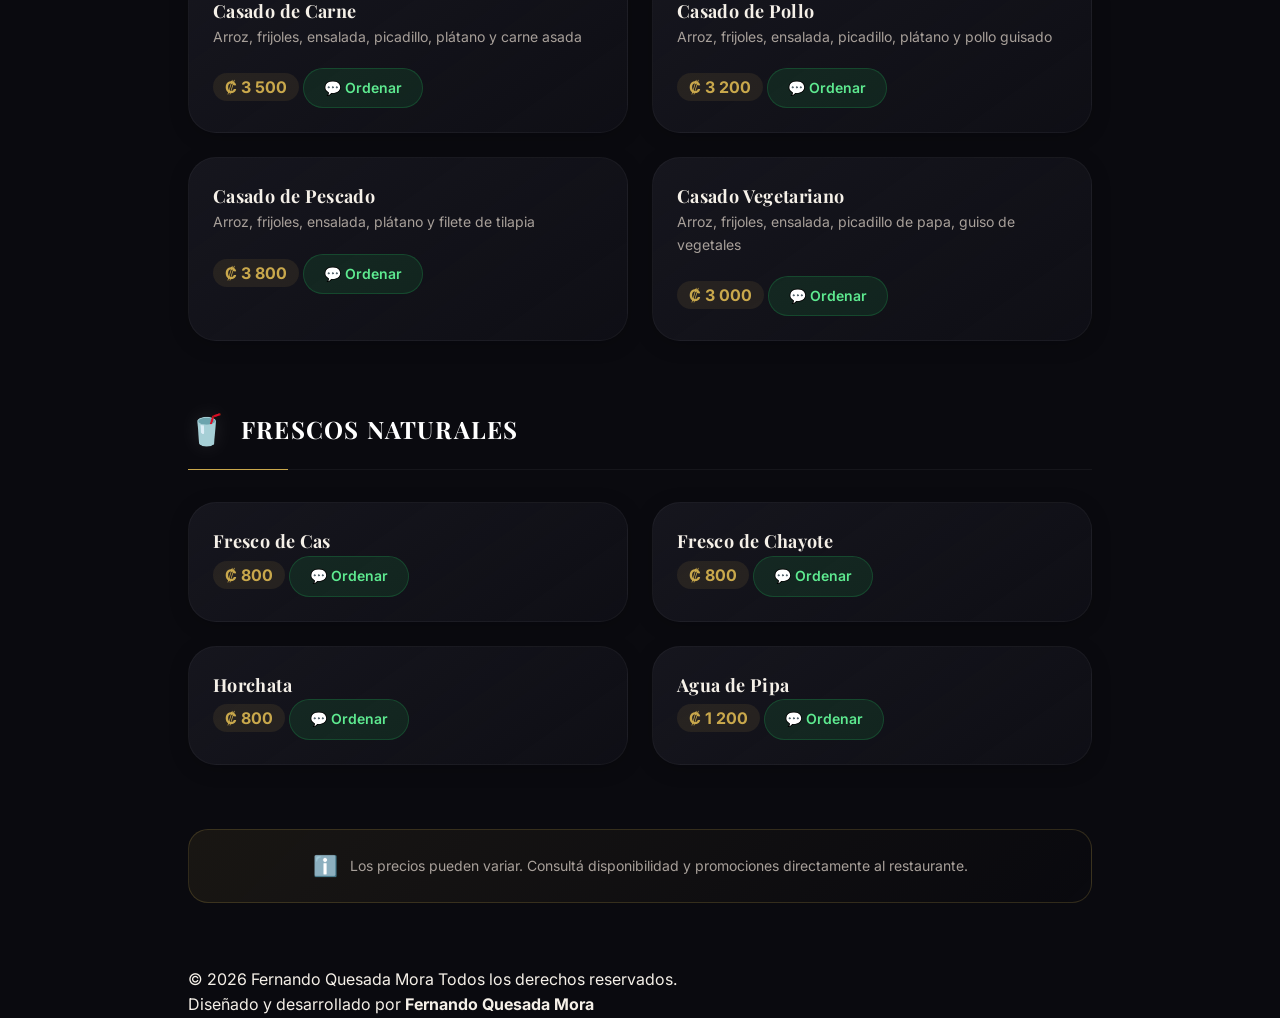
<file: soda-la-abuela/index.html>
<!doctype html>
<html lang="es">
  <head>
    <meta charset="UTF-8" />
    <meta name="viewport" content="width=device-width, initial-scale=1.0" />
    <meta name="description" content="" />
    <!-- set by restaurant.js -->
    <meta property="og:type" content="website" />
    <title>Soda La Abuela | Guía de Restaurantes PZ</title>
    <link
      rel="icon"
      href="data:image/svg+xml,<svg xmlns='http://www.w3.org/2000/svg' viewBox='0 0 100 100'><text y='.9em' font-size='90'>🍽️</text></svg>"
    />
    <link rel="stylesheet" href="../css/restaurant.css" />

    <script>
      window.PAGE_DATA = { restaurantId: "soda-la-abuela" };
    </script>
  </head>
  <body>
    <a
      href="../index.html"
      class="back-btn"
      aria-label="Ir a la página principal"
    >
      <span aria-hidden="true">🏠</span>
    </a>

    <header class="restaurant-cover" role="banner">
      <div id="coverBg"></div>
      <div class="restaurant-cover__overlay" aria-hidden="true"></div>
      <div class="restaurant-cover__content">
        <span class="restaurant-cover__category" id="coverCategory"></span>
        <h1 class="restaurant-cover__name" id="coverName"></h1>
        <p class="restaurant-cover__tagline" id="coverTagline"></p>
      </div>
    </header>

    <div
      class="info-strip"
      role="complementary"
      aria-label="Información del restaurante"
    >
      <div class="container">
        <div class="info-strip__rating info-strip__item" id="infoRating"></div>
        <div class="info-strip__item" id="infoAddress"></div>
        <div class="info-strip__item" id="infoSchedule"></div>
      </div>
    </div>

    <main class="container" id="main-content" role="main">
      <div
        class="action-btns-desktop"
        id="desktopActions"
        aria-label="Acciones de contacto"
      ></div>

      <section class="menu-section" aria-label="Menú del restaurante">
        <div class="menu-section__header">
          <div class="section-label">
            <span class="section-label__line" aria-hidden="true"></span>
            <span class="section-label__text">Menú</span>
          </div>
          <h2 class="menu-section__title">Nuestro Menú</h2>
        </div>
        <div id="menuContainer"></div>
        <div class="menu-note" role="note">
          <span aria-hidden="true">ℹ️</span>
          <span
            >Los precios pueden variar. Consultá disponibilidad y promociones
            directamente al restaurante.</span
          >
        </div>
      </section>
    </main>

    <div class="fab-bar" role="complementary" aria-label="Contacto rápido">
      <a
        class="fab-btn fab-btn--call"
        id="fabCall"
        aria-label="Llamar al restaurante"
        >📞 Llamar</a
      >
      <a
        class="fab-btn fab-btn--whatsapp"
        id="fabWhatsApp"
        target="_blank"
        rel="noopener"
        aria-label="Contactar por WhatsApp"
        >💬 WhatsApp</a
      >
    </div>

    <!-- Main Footer -->
    <footer class="site-footer" role="contentinfo">
      <div class="container">
        <p class="site-footer__copy">
          © <span id="footerYear"></span> Fernando Quesada Mora Todos los
          derechos reservados.<br />
          Diseñado y desarrollado por <strong>Fernando Quesada Mora</strong>
        </p>
      </div>
    </footer>

    <script src="../data/restaurants.js"></script>
    <script src="../js/restaurant.js"></script>
    <script>
      const yearSpan = document.getElementById("footerYear");
      if (yearSpan) yearSpan.textContent = new Date().getFullYear();
    </script>
  </body>
</html>
</file>
<file: css/main.css>
/* ============================================================
   MAIN.CSS — Catálogo Principal
   Guía de Restaurantes · Pérez Zeledón
   ============================================================ */

@import url('https://fonts.googleapis.com/css2?family=Playfair+Display:ital,wght@0,400;0,600;0,700;1,400&family=Inter:wght@300;400;500;600&display=swap');
@import './variables.css';

/* ── Reset & Base ──────────────────────────────────────────── */
*, *::before, *::after { box-sizing: border-box; margin: 0; padding: 0; }

html { scroll-behavior: smooth; font-size: 16px; }

body {
  font-family: var(--font-body);
  background-color: var(--color-bg-primary);
  color: var(--color-text-primary);
  line-height: 1.6;
  -webkit-font-smoothing: antialiased;
  overflow-x: hidden;
}

img { display: block; max-width: 100%; }
a { color: inherit; text-decoration: none; }
button { cursor: pointer; border: none; background: none; font-family: inherit; }

/* ── Utility ─────────────────────────────────────────────── */
.container {
  max-width: var(--container-max);
  margin-inline: auto;
  padding-inline: var(--container-pad);
}

.sr-only {
  position: absolute; width: 1px; height: 1px;
  padding: 0; margin: -1px; overflow: hidden;
  clip: rect(0,0,0,0); white-space: nowrap; border: 0;
}

/* ── Navigation ─────────────────────────────────────────── */
.navbar {
  position: fixed;
  top: 0; left: 0; right: 0;
  z-index: 100;
  padding: var(--space-4) 0;
  transition: background var(--transition-slow), backdrop-filter var(--transition-slow);
}

.navbar.scrolled {
  background: rgba(10, 10, 15, 0.85);
  backdrop-filter: var(--blur-glass);
  border-bottom: 1px solid var(--color-border);
}

.navbar__inner {
  display: flex;
  align-items: center;
  justify-content: space-between;
}

.navbar__brand {
  display: flex;
  align-items: center;
  gap: var(--space-3);
}

.navbar__logo-icon {
  width: 40px; height: 40px;
  background: linear-gradient(135deg, var(--color-gold), var(--color-gold-dark));
  border-radius: var(--radius-sm);
  display: flex; align-items: center; justify-content: center;
  font-size: 1.2rem;
  box-shadow: var(--shadow-gold);
}

.navbar__brand-name {
  font-family: var(--font-display);
  font-size: var(--text-xl);
  font-weight: 700;
  color: var(--color-text-primary);
}

.navbar__brand-name span {
  color: var(--color-gold);
}

.navbar__actions {
  display: flex;
  align-items: center;
  gap: var(--space-3);
}

.btn-nav {
  padding: var(--space-2) var(--space-5);
  border-radius: var(--radius-full);
  font-size: var(--text-sm);
  font-weight: 500;
  transition: all var(--transition-base);
  border: 1px solid var(--color-border);
  color: var(--color-text-secondary);
}

.btn-nav:hover {
  border-color: var(--color-gold);
  color: var(--color-gold);
}

.btn-nav--gold {
  background: linear-gradient(135deg, var(--color-gold), var(--color-gold-dark));
  color: #0A0A0F;
  border-color: transparent;
  font-weight: 600;
}

.btn-nav--gold:hover {
  box-shadow: var(--shadow-btn);
  transform: translateY(-1px);
  color: #0A0A0F;
}

/* ── Hero Section ───────────────────────────────────────── */
.hero {
  min-height: 100vh;
  display: flex;
  align-items: center;
  justify-content: center;
  position: relative;
  overflow: hidden;
  padding-block: var(--space-24);
}

.hero__bg {
  position: absolute; inset: 0;
  background:
    radial-gradient(ellipse 100% 80% at 60% 0%, rgba(201,168,76,0.08) 0%, transparent 60%),
    radial-gradient(ellipse 60% 40% at 10% 80%, rgba(201,168,76,0.05) 0%, transparent 50%),
    var(--color-bg-primary);
  z-index: 0;
}

.hero__grid-lines {
  position: absolute; inset: 0; z-index: 0; opacity: 0.03;
  background-image:
    linear-gradient(var(--color-gold) 1px, transparent 1px),
    linear-gradient(90deg, var(--color-gold) 1px, transparent 1px);
  background-size: 60px 60px;
}

.hero__content {
  position: relative; z-index: 1;
  text-align: center;
  max-width: 820px;
  margin-inline: auto;
  padding-inline: var(--container-pad);
}

.hero__eyebrow {
  display: inline-flex;
  align-items: center;
  gap: var(--space-2);
  background: var(--color-bg-glass);
  border: 1px solid var(--color-border);
  border-radius: var(--radius-full);
  padding: var(--space-2) var(--space-5);
  font-size: var(--text-sm);
  color: var(--color-gold);
  margin-bottom: var(--space-6);
  letter-spacing: 0.08em;
  text-transform: uppercase;
  font-weight: 500;
  animation: fadeInDown 0.7s cubic-bezier(0.4,0,0.2,1) both;
}

.hero__eyebrow::before {
  content: '';
  width: 6px; height: 6px;
  border-radius: 50%;
  background: var(--color-gold);
  animation: pulse 2s ease infinite;
}

.hero__title {
  font-family: var(--font-display);
  font-size: clamp(var(--text-4xl), 7vw, var(--text-6xl));
  font-weight: 700;
  line-height: 1.1;
  margin-bottom: var(--space-6);
  animation: fadeInUp 0.8s 0.15s cubic-bezier(0.4,0,0.2,1) both;
}

.hero__title .line-accent {
  display: block;
  background: linear-gradient(135deg, var(--color-gold-light), var(--color-gold));
  -webkit-background-clip: text;
  -webkit-text-fill-color: transparent;
  background-clip: text;
}

.hero__subtitle {
  font-size: var(--text-lg);
  color: var(--color-text-secondary);
  max-width: 560px;
  margin-inline: auto;
  margin-bottom: var(--space-10);
  animation: fadeInUp 0.8s 0.3s cubic-bezier(0.4,0,0.2,1) both;
}

/* Hero Search Bar */
.hero__search {
  position: relative;
  max-width: 580px;
  margin-inline: auto;
  margin-bottom: var(--space-10);
  animation: fadeInUp 0.8s 0.45s cubic-bezier(0.4,0,0.2,1) both;
}

.hero__search-icon {
  position: absolute;
  left: var(--space-5);
  top: 50%;
  transform: translateY(-50%);
  color: var(--color-text-muted);
  pointer-events: none;
  font-size: var(--text-lg);
}

.hero__search input {
  width: 100%;
  padding: var(--space-4) var(--space-5) var(--space-4) var(--space-12);
  background: var(--color-bg-card);
  border: 1px solid var(--color-border);
  border-radius: var(--radius-full);
  color: var(--color-text-primary);
  font-family: var(--font-body);
  font-size: var(--text-base);
  transition: all var(--transition-base);
  outline: none;
}

.hero__search input::placeholder { color: var(--color-text-muted); }

.hero__search input:focus {
  border-color: var(--color-gold);
  background: var(--color-bg-secondary);
  box-shadow: 0 0 0 3px var(--color-gold-glow);
}

.hero__search-btn {
  position: absolute;
  right: var(--space-2);
  top: 50%;
  transform: translateY(-50%);
  padding: var(--space-2) var(--space-5);
  background: linear-gradient(135deg, var(--color-gold), var(--color-gold-dark));
  color: #0A0A0F;
  font-weight: 600;
  font-size: var(--text-sm);
  border-radius: var(--radius-full);
  transition: all var(--transition-base);
}

.hero__search-btn:hover {
  box-shadow: var(--shadow-btn);
  transform: translateY(-50%) scale(1.03);
}

/* Hero Stats */
.hero__stats {
  display: flex;
  justify-content: center;
  gap: var(--space-8);
  animation: fadeInUp 0.8s 0.6s cubic-bezier(0.4,0,0.2,1) both;
}

.hero__stat {
  text-align: center;
}

.hero__stat-value {
  font-family: var(--font-display);
  font-size: var(--text-2xl);
  font-weight: 700;
  color: var(--color-gold);
  display: block;
}

.hero__stat-label {
  font-size: var(--text-xs);
  color: var(--color-text-muted);
  text-transform: uppercase;
  letter-spacing: 0.08em;
}

/* ── Orb Decorations ─────────────────────────────────────── */
.orb {
  position: absolute;
  border-radius: 50%;
  filter: blur(80px);
  pointer-events: none;
  z-index: 0;
}

.orb--gold {
  width: 500px; height: 500px;
  background: radial-gradient(circle, rgba(201,168,76,0.07) 0%, transparent 70%);
  top: -10%; right: -10%;
  animation: float 8s ease-in-out infinite;
}

.orb--gold-2 {
  width: 350px; height: 350px;
  background: radial-gradient(circle, rgba(201,168,76,0.05) 0%, transparent 70%);
  bottom: 10%; left: -5%;
  animation: float 10s ease-in-out 2s infinite reverse;
}

/* ── Category Filters ────────────────────────────────────── */
.filters-section {
  padding-block: var(--space-8) var(--space-6);
}

.filters-section .container {
  display: flex;
  flex-direction: column;
  gap: var(--space-6);
}

.filters__header {
  display: flex;
  align-items: center;
  justify-content: space-between;
  flex-wrap: wrap;
  gap: var(--space-4);
}

.filters__title {
  font-size: var(--text-sm);
  color: var(--color-text-muted);
  text-transform: uppercase;
  letter-spacing: 0.1em;
}

.filters__count {
  font-size: var(--text-sm);
  color: var(--color-text-muted);
}

.filters__count span {
  color: var(--color-gold);
  font-weight: 600;
}

.filters__chips {
  display: flex;
  gap: var(--space-2);
  flex-wrap: wrap;
}

.filter-chip {
  padding: var(--space-2) var(--space-4);
  border-radius: var(--radius-full);
  font-size: var(--text-sm);
  font-weight: 500;
  border: 1px solid var(--color-border-glass);
  color: var(--color-text-secondary);
  background: var(--color-bg-glass);
  transition: all var(--transition-base);
  cursor: pointer;
}

.filter-chip:hover {
  border-color: var(--color-gold);
  color: var(--color-gold);
}

.filter-chip.active {
  background: linear-gradient(135deg, var(--color-gold), var(--color-gold-dark));
  border-color: transparent;
  color: #0A0A0F;
  font-weight: 600;
}

/* ── Restaurant Grid ─────────────────────────────────────── */
.catalog-section {
  padding-bottom: var(--space-24);
}

.catalog-grid {
  display: grid;
  grid-template-columns: repeat(auto-fill, minmax(340px, 1fr));
  gap: var(--space-6);
}

/* Restaurant Card */
.restaurant-card {
  background: var(--color-bg-card);
  border: 1px solid var(--color-border-glass);
  border-radius: var(--radius-xl);
  overflow: hidden;
  transition: all var(--transition-slow);
  cursor: pointer;
  position: relative;
  display: flex;
  flex-direction: column;
  animation: fadeInUp var(--transition-slow) both;
}

.restaurant-card:hover {
  transform: translateY(-6px);
  border-color: var(--color-border-hover);
  box-shadow: var(--shadow-hover);
}

.restaurant-card__image-wrap {
  position: relative;
  height: 220px;
  overflow: hidden;
  background: var(--color-bg-secondary);
}

.restaurant-card__image {
  width: 100%; height: 100%;
  object-fit: cover;
  transition: transform var(--transition-slow);
}

.restaurant-card:hover .restaurant-card__image {
  transform: scale(1.06);
}

.restaurant-card__image-placeholder {
  width: 100%; height: 100%;
  display: flex;
  align-items: center;
  justify-content: center;
  font-size: 4rem;
  background: linear-gradient(135deg, var(--color-bg-secondary), var(--color-bg-card));
}

.restaurant-card__badge {
  position: absolute;
  top: var(--space-3);
  left: var(--space-3);
  padding: var(--space-1) var(--space-3);
  border-radius: var(--radius-full);
  font-size: var(--text-xs);
  font-weight: 600;
  text-transform: uppercase;
  letter-spacing: 0.06em;
  backdrop-filter: blur(8px);
  background: rgba(10,10,15,0.75);
  border: 1px solid;
}

.restaurant-card__rating-badge {
  position: absolute;
  top: var(--space-3);
  right: var(--space-3);
  display: flex;
  align-items: center;
  gap: var(--space-1);
  padding: var(--space-1) var(--space-3);
  border-radius: var(--radius-full);
  font-size: var(--text-sm);
  font-weight: 600;
  background: rgba(10,10,15,0.8);
  backdrop-filter: blur(8px);
  color: var(--color-gold);
  border: 1px solid var(--color-border);
}

.restaurant-card__body {
  padding: var(--space-5);
  display: flex;
  flex-direction: column;
  gap: var(--space-3);
  flex: 1;
}

.restaurant-card__name {
  font-family: var(--font-display);
  font-size: var(--text-xl);
  font-weight: 700;
  line-height: 1.2;
}

.restaurant-card__tagline {
  font-size: var(--text-sm);
  color: var(--color-text-secondary);
  line-height: 1.5;
}

.restaurant-card__tags {
  display: flex;
  flex-wrap: wrap;
  gap: var(--space-1);
}

.tag-pill {
  padding: var(--space-1) var(--space-2);
  border-radius: var(--radius-sm);
  font-size: var(--text-xs);
  background: rgba(255,255,255,0.05);
  color: var(--color-text-muted);
  border: 1px solid var(--color-border-glass);
}

.restaurant-card__footer {
  display: flex;
  align-items: center;
  justify-content: space-between;
  padding: var(--space-4) var(--space-5);
  border-top: 1px solid var(--color-border-glass);
  margin-top: auto;
}

.restaurant-card__schedule {
  font-size: var(--text-xs);
  color: var(--color-text-muted);
  display: flex;
  align-items: center;
  gap: var(--space-1);
}

.btn-view {
  display: flex;
  align-items: center;
  gap: var(--space-2);
  padding: var(--space-2) var(--space-4);
  border-radius: var(--radius-full);
  font-size: var(--text-sm);
  font-weight: 600;
  color: #0A0A0F;
  background: linear-gradient(135deg, var(--color-gold), var(--color-gold-dark));
  transition: all var(--transition-base);
}

.btn-view:hover {
  box-shadow: var(--shadow-btn);
  transform: translateX(2px);
}

.btn-view svg {
  transition: transform var(--transition-base);
}

.btn-view:hover svg {
  transform: translateX(3px);
}

/* No results */
.no-results {
  grid-column: 1 / -1;
  text-align: center;
  padding: var(--space-16);
  color: var(--color-text-muted);
  display: none;
}

.no-results.visible { display: block; }

.no-results__icon { font-size: 3rem; margin-bottom: var(--space-4); }
.no-results__title {
  font-family: var(--font-display);
  font-size: var(--text-2xl);
  color: var(--color-text-secondary);
  margin-bottom: var(--space-2);
}

/* ── Divider ─────────────────────────────────────────────── */
.section-divider {
  height: 1px;
  background: linear-gradient(90deg, transparent, var(--color-border), transparent);
  margin-block: var(--space-2);
}

/* ── Featured Banner ─────────────────────────────────────── */
.featured-banner {
  margin-block: var(--space-4) var(--space-8);
  padding: var(--space-6);
  background: linear-gradient(135deg, rgba(201,168,76,0.08), rgba(201,168,76,0.03));
  border: 1px solid var(--color-border);
  border-radius: var(--radius-xl);
  display: flex;
  align-items: center;
  gap: var(--space-4);
}

.featured-banner__icon {
  font-size: 2.5rem;
  flex-shrink: 0;
}

.featured-banner__text strong {
  display: block;
  font-family: var(--font-display);
  font-size: var(--text-xl);
  color: var(--color-gold);
  margin-bottom: var(--space-1);
}

.featured-banner__text p {
  font-size: var(--text-sm);
  color: var(--color-text-secondary);
}

/* ── Footer ─────────────────────────────────────────────── */
.site-footer {
  padding-block: var(--space-12);
  border-top: 1px solid var(--color-border-glass);
}

.site-footer .container {
  display: flex;
  flex-direction: column;
  align-items: center;
  gap: var(--space-4);
  text-align: center;
}

.site-footer__logo {
  font-family: var(--font-display);
  font-size: var(--text-2xl);
  color: var(--color-gold);
}

.site-footer__tagline {
  font-size: var(--text-sm);
  color: var(--color-text-muted);
}

.site-footer__links {
  display: flex;
  gap: var(--space-6);
}

.site-footer__links a {
  font-size: var(--text-sm);
  color: var(--color-text-muted);
  transition: color var(--transition-base);
}

.site-footer__links a:hover { color: var(--color-gold); }

.site-footer__copy {
  font-size: var(--text-xs);
  color: var(--color-text-muted);
}

/* ── Animations ─────────────────────────────────────────── */
@keyframes fadeInDown {
  from { opacity: 0; transform: translateY(-16px); }
  to   { opacity: 1; transform: translateY(0); }
}

@keyframes fadeInUp {
  from { opacity: 0; transform: translateY(20px); }
  to   { opacity: 1; transform: translateY(0); }
}

@keyframes float {
  0%, 100% { transform: translateY(0); }
  50%       { transform: translateY(-20px); }
}

@keyframes pulse {
  0%, 100% { opacity: 1; transform: scale(1); }
  50%       { opacity: 0.6; transform: scale(0.85); }
}

/* ── Responsive ─────────────────────────────────────────── */
@media (max-width: 768px) {
  .catalog-grid {
    grid-template-columns: 1fr;
  }

  .hero__stats {
    gap: var(--space-6);
  }

  .navbar__actions .btn-nav:not(.btn-nav--gold) {
    display: none;
  }

  .featured-banner {
    flex-direction: column;
    text-align: center;
  }
}

@media (max-width: 480px) {
  .hero__stats {
    flex-wrap: wrap;
    gap: var(--space-4);
  }

  .hero__stat {
    flex: 1 1 calc(50% - var(--space-2));
  }
}

/* ── Skeleton loading placeholders ──────────────────────── */
.skeleton {
  background: linear-gradient(90deg,
    var(--color-bg-card) 25%,
    rgba(255,255,255,0.04) 50%,
    var(--color-bg-card) 75%
  );
  background-size: 200% 100%;
  animation: shimmer 1.4s infinite;
  border-radius: var(--radius-sm);
}

@keyframes shimmer {
  0%   { background-position: 200% 0; }
  100% { background-position: -200% 0; }
}
</file>
<file: css/restaurant.css>
/* ============================================================
   RESTAURANT.CSS — Página Individual de Restaurante
   Guía de Restaurantes · Pérez Zeledón
   (Rediseño Premium Elegante)
   ============================================================ */

@import url('https://fonts.googleapis.com/css2?family=Playfair+Display:ital,wght@0,400;0,600;0,700;1,400&family=Inter:wght@300;400;500;600&display=swap');
@import 'variables.css';

/* ── Reset & Base ──────────────────────────────────────────── */
*, *::before, *::after { box-sizing: border-box; margin: 0; padding: 0; }
html { scroll-behavior: smooth; }

body {
  font-family: var(--font-body);
  background-color: var(--color-bg-primary);
  color: var(--color-text-primary);
  line-height: 1.6;
  -webkit-font-smoothing: antialiased;
  overflow-x: hidden;
}

img { display: block; max-width: 100%; }
a { color: inherit; text-decoration: none; }
button { cursor: pointer; border: none; background: none; font-family: inherit; }

.container {
  max-width: 1000px; /* Wider container for grid layouts */
  margin-inline: auto;
  padding-inline: var(--container-pad);
}

/* ── Back Button ─────────────────────────────────────────── */
.back-btn {
  position: fixed;
  top: var(--space-4);
  left: var(--space-4);
  z-index: 200;
  display: flex;
  align-items: center;
  justify-content: center;
  width: 40px;
  height: 40px;
  background: rgba(10, 10, 15, 0.4);
  backdrop-filter: blur(12px);
  -webkit-backdrop-filter: blur(12px);
  border: 1px solid rgba(255, 255, 255, 0.1);
  border-radius: 50%;
  font-size: var(--text-lg);
  color: var(--color-text-primary);
  transition: all var(--transition-base);
  box-shadow: 0 4px 20px rgba(0, 0, 0, 0.2);
}

.back-btn:hover {
  background: rgba(10, 10, 15, 0.8);
  border-color: var(--color-gold);
  color: var(--color-gold);
  transform: scale(1.05);
}

/* ── Cover Header ────────────────────────────────────────── */
.restaurant-cover {
  position: relative;
  height: clamp(380px, 60vh, 550px);
  overflow: hidden;
  display: flex;
  align-items: flex-end;
  justify-content: center;
}

.restaurant-cover__bg {
  position: absolute; inset: 0;
  object-fit: cover;
  width: 100%; height: 100%;
  filter: brightness(0.65) saturate(1.2);
  transform: scale(1.02);
  transition: transform var(--transition-slow);
}

.restaurant-cover__placeholder-bg {
  position: absolute; inset: 0;
  display: flex;
  align-items: center;
  justify-content: center;
  font-size: 8rem;
  background: linear-gradient(160deg, var(--color-bg-secondary), var(--color-bg-card));
  opacity: 0.8;
}

.restaurant-cover__overlay {
  position: absolute; inset: 0;
  background: linear-gradient(
    to bottom,
    rgba(10, 10, 15, 0.6) 0%,
    rgba(10, 10, 15, 0.2) 40%,
    rgba(10, 10, 15, 0.95) 100%
  );
}

/* Glassmorphism Name Card */
.restaurant-cover__content {
  position: relative;
  z-index: 2;
  width: 100%;
  max-width: 860px;
  text-align: center;
  padding: var(--space-8) var(--space-6);
  margin-bottom: var(--space-12);
  background: rgba(20, 20, 28, 0.45);
  backdrop-filter: blur(16px);
  -webkit-backdrop-filter: blur(16px);
  border: 1px solid rgba(255, 255, 255, 0.08);
  border-radius: var(--radius-xl);
  box-shadow: 0 20px 40px rgba(0, 0, 0, 0.4), inset 0 1px 0 rgba(255, 255, 255, 0.1);
  transform: translateY(20px);
  animation: floatUp 0.8s cubic-bezier(0.16, 1, 0.3, 1) forwards;
  opacity: 0;
}

@keyframes floatUp {
  to { transform: translateY(0); opacity: 1; }
}

.restaurant-cover__category {
  display: inline-flex;
  align-items: center;
  gap: var(--space-2);
  padding: var(--space-1) var(--space-4);
  border-radius: var(--radius-full);
  font-size: var(--text-xs);
  font-weight: 700;
  letter-spacing: 0.1em;
  text-transform: uppercase;
  margin-bottom: var(--space-4);
  border: 1px solid;
  backdrop-filter: blur(6px);
  box-shadow: 0 4px 12px rgba(0,0,0,0.2);
}

.restaurant-cover__name {
  font-family: var(--font-display);
  font-size: clamp(var(--text-4xl), 6vw, var(--text-6xl));
  font-weight: 700;
  line-height: 1.1;
  text-shadow: 0 4px 24px rgba(0,0,0,0.6);
  margin-bottom: var(--space-3);
  background: linear-gradient(to right, #FFF, var(--color-gold-light));
  -webkit-background-clip: text;
  background-clip: text;
  -webkit-text-fill-color: transparent;
}

.restaurant-cover__tagline {
  font-size: var(--text-lg);
  color: var(--color-text-secondary);
  font-style: italic;
  font-weight: 300;
}

/* ── Info Strip ─────────────────────────────────────────── */
.info-strip {
  position: relative;
  z-index: 3;
  margin-top: -30px; /* Pulls it up into the cover */
  padding-bottom: var(--space-6);
}

.info-strip .container {
  display: flex;
  flex-wrap: wrap;
  gap: var(--space-4);
  align-items: center;
  justify-content: center;
  background: var(--color-bg-card);
  padding: var(--space-4) var(--space-8);
  border-radius: var(--radius-full);
  border: 1px solid var(--color-border-glass);
  box-shadow: 0 8px 32px rgba(0, 0, 0, 0.4);
}

.info-strip__item {
  display: flex;
  align-items: center;
  gap: var(--space-2);
  font-size: var(--text-sm);
  color: var(--color-text-secondary);
}

.info-strip__item .icon {
  font-size: var(--text-lg);
  filter: drop-shadow(0 2px 4px rgba(0,0,0,0.5));
}

.info-strip__rating {
  padding-right: var(--space-4);
  border-right: 1px solid rgba(255,255,255,0.1);
}

.info-strip__item:last-child {
  padding-left: var(--space-4);
  border-left: 1px solid rgba(255,255,255,0.1);
}

.stars {
  display: flex;
  gap: 2px;
  color: var(--color-gold);
  font-size: var(--text-lg);
  text-shadow: 0 0 10px rgba(201,168,76,0.4);
}

.info-strip__rating strong {
  font-size: var(--text-base);
  color: #FFF;
}

.info-strip__rating-count {
  font-size: var(--text-xs);
  color: var(--color-text-muted);
}

/* ── Action Buttons (Desktop) ────────────────────────────── */
.action-btns-desktop {
  display: flex;
  justify-content: center;
  gap: var(--space-4);
  flex-wrap: wrap;
  margin-block: var(--space-8) var(--space-12);
}

.btn-action {
  display: inline-flex;
  align-items: center;
  gap: var(--space-3);
  padding: var(--space-4) var(--space-8);
  border-radius: var(--radius-full);
  font-size: var(--text-base);
  font-weight: 600;
  transition: all var(--transition-spring);
  border: 1px solid transparent;
  box-shadow: 0 4px 15px rgba(0,0,0,0.2);
}

.btn-action--call {
  background: linear-gradient(135deg, rgba(74, 158, 255, 0.15), rgba(74, 158, 255, 0.05));
  border-color: rgba(74, 158, 255, 0.3);
  color: #88C0FF;
}

.btn-action--call:hover {
  background: linear-gradient(135deg, rgba(74, 158, 255, 0.25), rgba(74, 158, 255, 0.1));
  border-color: #88C0FF;
  transform: translateY(-3px);
  box-shadow: 0 10px 25px rgba(74, 158, 255, 0.25);
  color: #FFF;
}

.btn-action--whatsapp {
  background: linear-gradient(135deg, rgba(37, 211, 102, 0.15), rgba(37, 211, 102, 0.05));
  border-color: rgba(37, 211, 102, 0.3);
  color: #5EEA90;
}

.btn-action--whatsapp:hover {
  background: linear-gradient(135deg, rgba(37, 211, 102, 0.25), rgba(37, 211, 102, 0.1));
  border-color: #5EEA90;
  transform: translateY(-3px);
  box-shadow: 0 10px 25px rgba(37, 211, 102, 0.25);
  color: #FFF;
}

.btn-action--maps {
  background: linear-gradient(135deg, rgba(201, 168, 76, 0.15), rgba(201, 168, 76, 0.05));
  border-color: rgba(201, 168, 76, 0.3);
  color: var(--color-gold);
}

.btn-action--maps:hover {
  background: linear-gradient(135deg, rgba(201, 168, 76, 0.25), rgba(201, 168, 76, 0.1));
  border-color: var(--color-gold-light);
  transform: translateY(-3px);
  box-shadow: 0 10px 25px rgba(201, 168, 76, 0.25);
  color: #FFF;
}

/* ── Menu Section ────────────────────────────────────────── */
.menu-section {
  padding-block: var(--space-4) var(--space-16);
}

.menu-section__header {
  text-align: center;
  margin-bottom: var(--space-12);
}

.section-label {
  display: inline-flex;
  align-items: center;
  justify-content: center;
  gap: var(--space-4);
  margin-bottom: var(--space-4);
}

.section-label__line {
  height: 1px;
  width: 60px;
  background: linear-gradient(90deg, transparent, var(--color-gold));
}

.section-label__line:last-child {
  background: linear-gradient(270deg, transparent, var(--color-gold));
}

.section-label__text {
  font-size: var(--text-sm);
  letter-spacing: 0.2em;
  text-transform: uppercase;
  color: var(--color-gold);
  font-weight: 600;
}

.menu-section__title {
  font-family: var(--font-display);
  font-size: var(--text-5xl);
  font-weight: 700;
  color: #FFF;
}

/* Menu Category Block */
.menu-category {
  margin-bottom: var(--space-16);
}

.menu-category__header {
  display: flex;
  align-items: center;
  gap: var(--space-4);
  margin-bottom: var(--space-8);
  padding-bottom: var(--space-4);
  border-bottom: 1px solid rgba(255,255,255,0.05);
  position: relative;
}

.menu-category__header::after {
  content: '';
  position: absolute;
  bottom: -1px; left: 0;
  width: 100px; height: 1px;
  background: var(--color-gold);
}

.menu-category__icon {
  font-size: var(--text-3xl);
  filter: drop-shadow(0 0 10px rgba(255,255,255,0.1));
}

.menu-category__info {
  flex: 1;
}

.menu-category__name {
  font-family: var(--font-display);
  font-size: var(--text-2xl);
  font-weight: 700;
  letter-spacing: 0.05em;
  color: #FFF;
}

.menu-category__price-badge {
  display: inline-block;
  padding: var(--space-2) var(--space-4);
  background: linear-gradient(135deg, var(--color-gold), var(--color-gold-dark));
  color: #0A0A0F;
  border-radius: var(--radius-full);
  font-size: var(--text-sm);
  font-weight: 700;
  box-shadow: 0 4px 15px rgba(201, 168, 76, 0.4);
}

/* Menu Items List - CSS Grid layout */
.menu-items-list {
  display: grid;
  grid-template-columns: repeat(auto-fill, minmax(360px, 1fr));
  gap: var(--space-6);
}

.menu-item {
  display: flex;
  flex-direction: column;
  padding: var(--space-6);
  background: linear-gradient(145deg, var(--color-bg-card), rgba(20, 20, 28, 0.5));
  border: 1px solid rgba(255,255,255,0.04);
  border-radius: var(--radius-xl);
  transition: all var(--transition-base);
  position: relative;
  overflow: hidden;
  box-shadow: 0 4px 20px rgba(0,0,0,0.2);
}

.menu-item::before {
  content: '';
  position: absolute;
  top: 0; left: 0; right: 0;
  height: 2px;
  background: linear-gradient(90deg, transparent, var(--color-gold), transparent);
  opacity: 0;
  transform: translateX(-100%);
  transition: all 0.5s ease;
}

.menu-item:hover {
  transform: translateY(-4px);
  border-color: rgba(201, 168, 76, 0.3);
  box-shadow: 0 10px 30px rgba(0,0,0,0.4), 0 0 20px rgba(201, 168, 76, 0.05);
  background: linear-gradient(145deg, rgba(26, 26, 36, 1), rgba(20, 20, 28, 1));
}

.menu-item:hover::before {
  opacity: 1;
  transform: translateX(100%);
}

.menu-item__header {
  display: flex;
  justify-content: space-between;
  align-items: flex-start;
  gap: var(--space-4);
  margin-bottom: var(--space-3);
}

.menu-item__name {
  font-weight: 700;
  font-size: var(--text-lg);
  color: var(--color-text-primary);
  font-family: var(--font-display);
  letter-spacing: 0.02em;
}

.menu-item__price {
  font-family: var(--font-body);
  font-size: var(--text-base);
  font-weight: 700;
  color: var(--color-gold);
  background: rgba(201, 168, 76, 0.1);
  padding: var(--space-1) var(--space-3);
  border-radius: var(--radius-full);
  white-space: nowrap;
}

.menu-item__desc {
  font-size: var(--text-sm);
  color: var(--color-text-secondary);
  line-height: 1.6;
  margin-bottom: var(--space-5);
  flex-grow: 1;
}

.menu-item__footer {
  margin-top: auto;
  display: flex;
  justify-content: flex-end;
}

.btn-order {
  display: inline-flex;
  align-items: center;
  gap: var(--space-2);
  padding: var(--space-2) var(--space-5);
  background: rgba(37, 211, 102, 0.1);
  border: 1px solid rgba(37, 211, 102, 0.2);
  border-radius: var(--radius-full);
  color: #5EEA90;
  font-size: var(--text-sm);
  font-weight: 600;
  transition: all var(--transition-base);
}

.btn-order:hover {
  background: var(--color-whatsapp);
  border-color: var(--color-whatsapp);
  color: white;
  box-shadow: 0 4px 15px rgba(37, 211, 102, 0.4);
}

/* Menu note */
.menu-note {
  margin-top: var(--space-8);
  padding: var(--space-5);
  background: linear-gradient(135deg, rgba(201, 168, 76, 0.08), rgba(26, 26, 36, 0));
  border: 1px solid rgba(201, 168, 76, 0.2);
  border-radius: var(--radius-lg);
  font-size: var(--text-sm);
  color: var(--color-text-secondary);
  display: flex;
  align-items: center;
  justify-content: center;
  gap: var(--space-3);
  text-align: center;
}

.menu-note span:first-child {
  font-size: var(--text-xl);
}

/* ── Mobile Floating Action Bar ──────────────────────────── */
@media (max-width: 768px) {
  .info-strip .container {
    flex-direction: column;
    gap: var(--space-2);
    border-radius: var(--radius-lg);
    padding: var(--space-5);
  }
  
  .info-strip__rating,
  .info-strip__item:last-child {
    border: none;
    padding: 0;
  }
  
  .action-btns-desktop { display: none; }
  body { padding-bottom: 90px; }
  
  .menu-items-list {
    grid-template-columns: 1fr;
  }
  
  .restaurant-cover__name {
    font-size: clamp(var(--text-3xl), 8vw, var(--text-4xl));
  }
  
  .restaurant-cover__content {
    padding: var(--space-5) var(--space-4);
  }
}

.fab-bar {
  display: none;
  position: fixed;
  bottom: 0; left: 0; right: 0;
  z-index: 100;
  padding: var(--space-3) var(--space-4);
  background: rgba(15, 15, 20, 0.85);
  backdrop-filter: blur(15px);
  -webkit-backdrop-filter: blur(15px);
  border-top: 1px solid rgba(255, 255, 255, 0.05);
  gap: var(--space-3);
  box-shadow: 0 -10px 30px rgba(0,0,0,0.5);
}

@media (max-width: 768px) {
  .fab-bar { display: flex; }
}

.fab-btn {
  flex: 1;
  display: flex;
  align-items: center;
  justify-content: center;
  gap: var(--space-2);
  padding: var(--space-3) var(--space-4);
  border-radius: var(--radius-full);
  font-size: var(--text-sm);
  font-weight: 600;
  transition: all var(--transition-base);
}

.fab-btn--call {
  background: var(--color-call);
  color: #fff;
}

.fab-btn--call:active {
  background: #3a8ef0;
}

.fab-btn--whatsapp {
  background: var(--color-whatsapp);
  color: #fff;
}

.fab-btn--whatsapp:active {
  background: #1fba56;
}

/* ── Animations ─────────────────────────────────────────── */
.animate-in {
  animation: floatUp 0.6s cubic-bezier(0.16, 1, 0.3, 1) forwards;
  opacity: 0;
}
</file>
